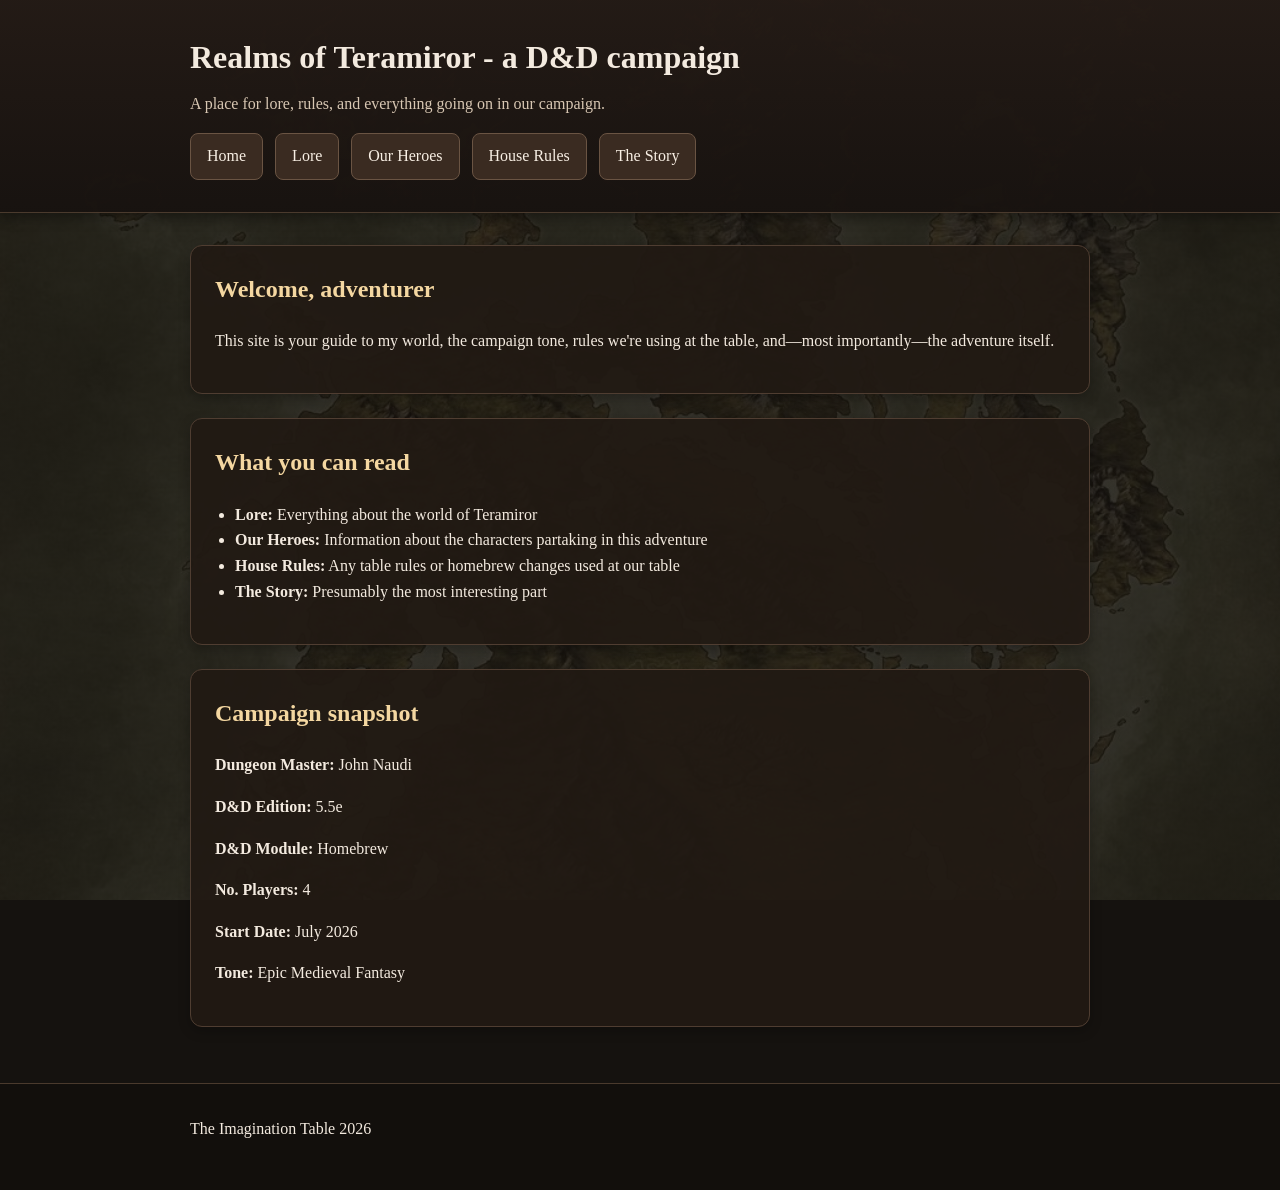
<file: index.html>
<!DOCTYPE html>
<html lang="en">
<head>
  <meta charset="UTF-8" />

  <meta
    name="viewport"
    content="width=device-width, initial-scale=1.0"
  />

  <title>Realms of Teramiror - a D&amp;D campaign</title>

  <link rel="stylesheet" href="style.css" />
  <link rel="icon" type="image/png" href="images/logotab.png" />
</head>

<body>
  <div id="site-header"></div>

  <main class="container">
    <section class="card hero">
      <h2>Welcome, adventurer</h2>

      <p>
        This site is your guide to my world, the campaign tone,
        rules we're using at the table, and—most importantly—the
        adventure itself.
      </p>
    </section>

    <section class="card">
      <h2>What you can read</h2>

      <ul>
        <li>
          <strong>Lore:</strong>
          Everything about the world of Teramiror
        </li>

        <li>
          <strong>Our Heroes:</strong>
          Information about the characters partaking in this adventure
        </li>

        <li>
          <strong>House Rules:</strong>
          Any table rules or homebrew changes used at our table
        </li>

        <li>
          <strong>The Story:</strong>
          Presumably the most interesting part
        </li>
      </ul>
    </section>

    <section class="card">
      <h2>Campaign snapshot</h2>

      <p><strong>Dungeon Master:</strong> John Naudi</p>
      <p><strong>D&amp;D Edition:</strong> 5.5e</p>
      <p><strong>D&amp;D Module:</strong> Homebrew</p>
      <p><strong>No. Players:</strong> 4</p>
      <p><strong>Start Date:</strong> July 2026</p>
      <p><strong>Tone:</strong> Epic Medieval Fantasy</p>
    </section>
  </main>

  <div id="site-footer"></div>

  <script src="layout.js"></script>
</body>
</html>
</file>
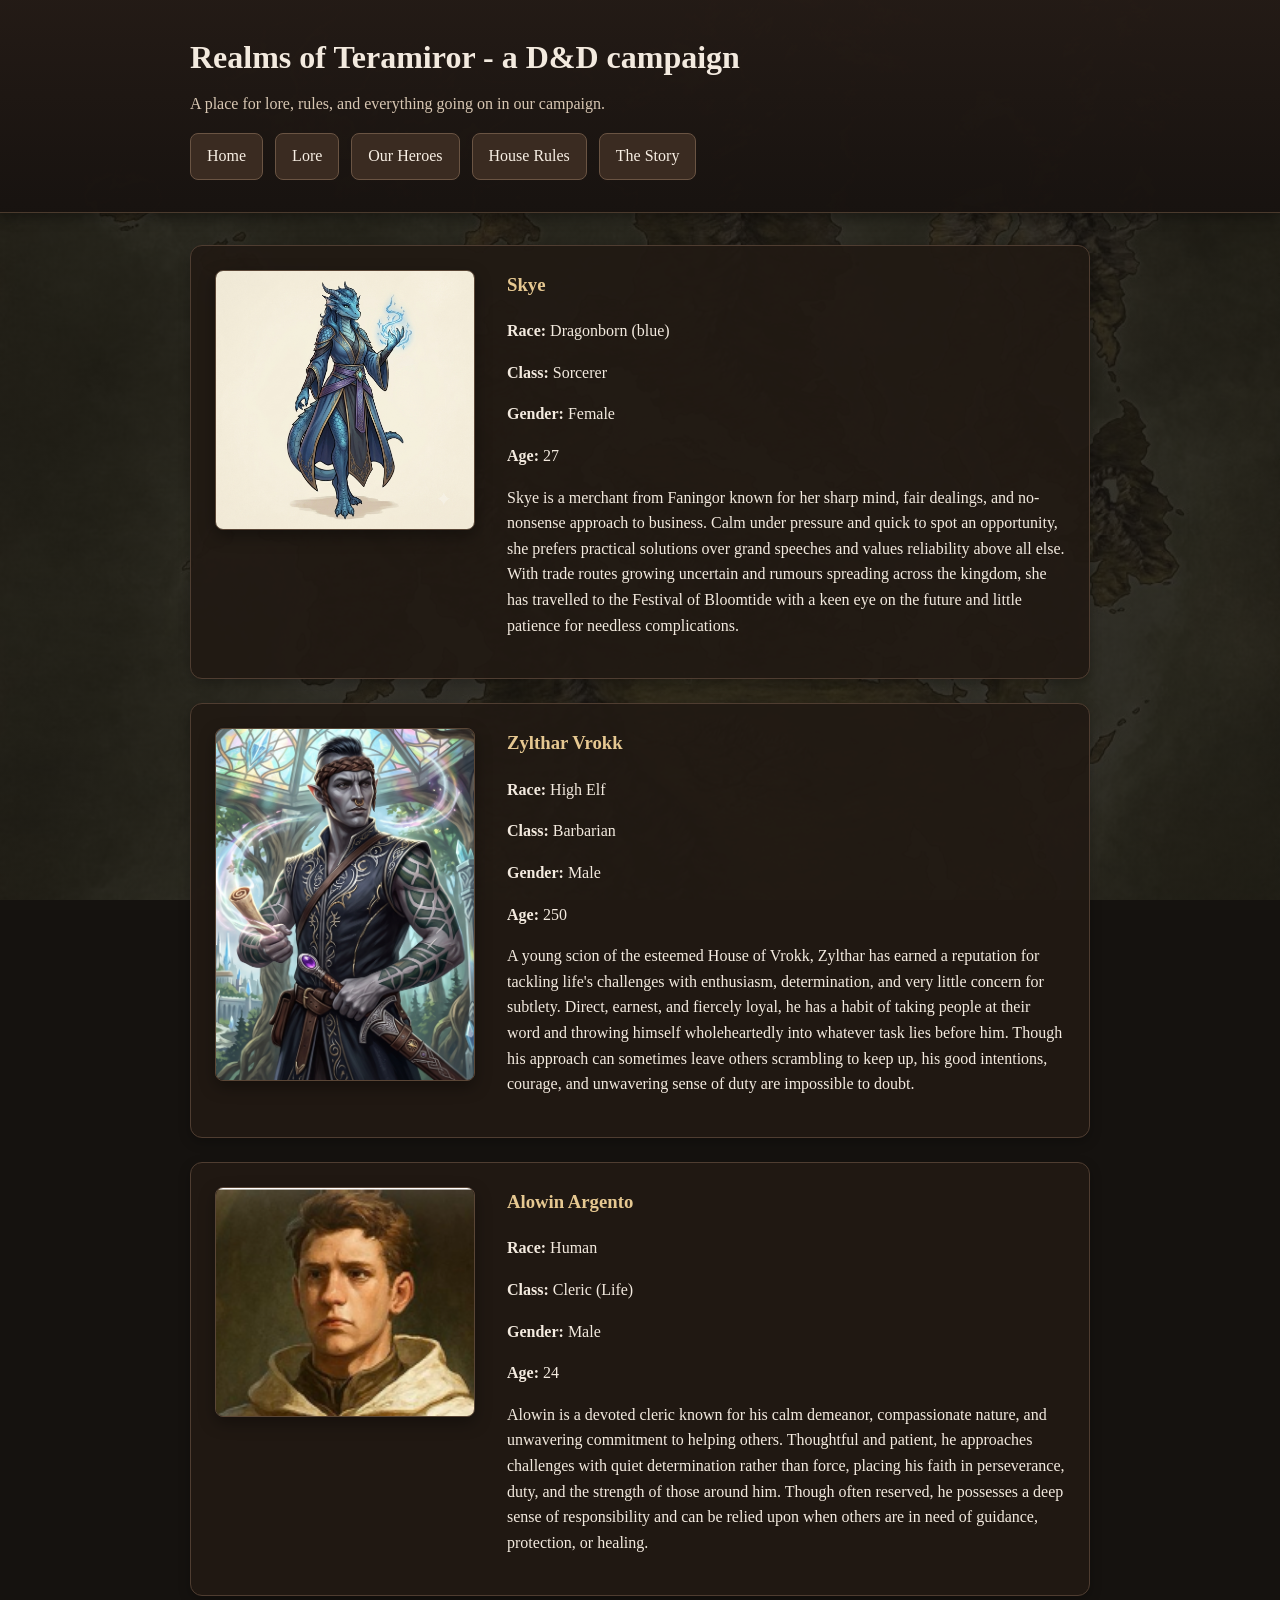
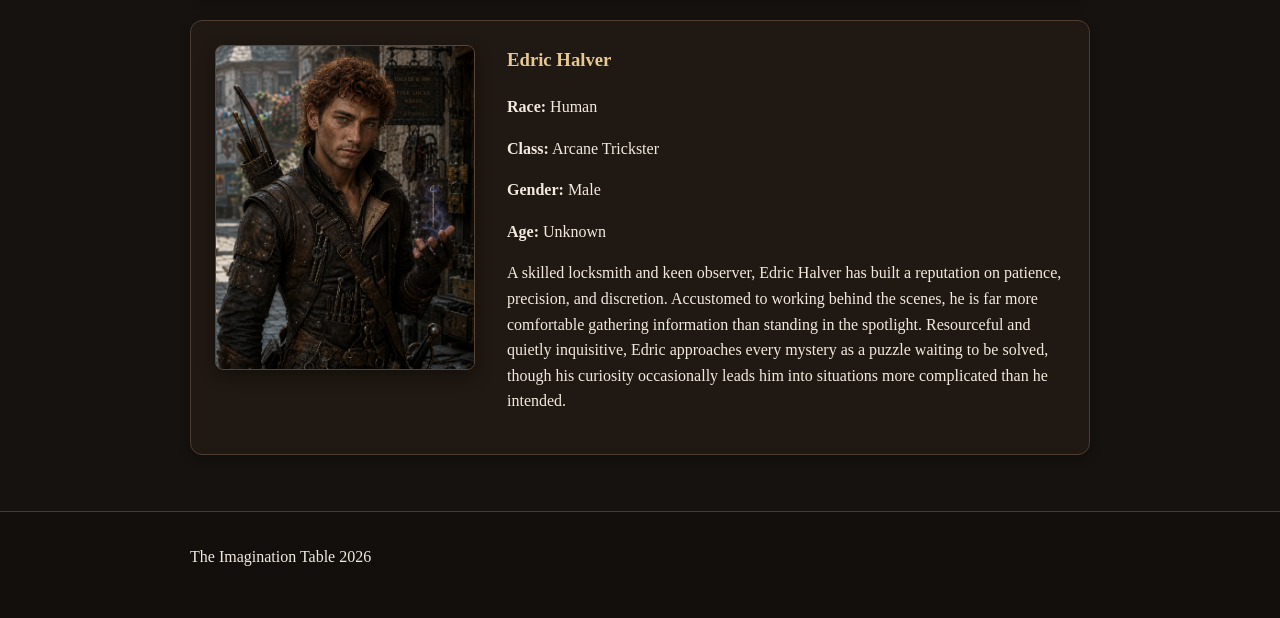
<file: characters.html>
<!DOCTYPE html>
<html lang="en">
<head>
  <meta charset="UTF-8" />
  <meta name="viewport" content="width=device-width, initial-scale=1.0"/>
  <title>Our Heroes | Realms of Teramiror</title>
  <link rel="stylesheet" href="style.css"/>
  <link rel="icon" type="image/png" href="images/logotab.png">
</head>

<script>
  window.addEventListener('DOMContentLoaded', () => {
    const dropdown = document.querySelector('.lore-dropdown');
    let hideTimeout;

    if (!dropdown) {
      console.log('Dropdown not found');
      return;
    }

    console.log('Dropdown found');

    dropdown.addEventListener('mouseenter', () => {
      console.log('enter');
      clearTimeout(hideTimeout);
      dropdown.classList.add('show');
    });

    dropdown.addEventListener('mouseleave', () => {
      console.log('leave');
      hideTimeout = setTimeout(() => {
        console.log('hide');
        dropdown.classList.remove('show');
      }, 150);
    });
  });
</script>
<body>

<div id="site-header"></div>

<main class="container">
<section class="card">
  <div class="hero-card">
    <div class="hero-image">
      <img src="images/skye.png" alt="Hero Name" />
    </div>

    <div class="hero-info">
      <h3>Skye</h3>

      <p><strong>Race:</strong> Dragonborn (blue)</p>
      <p><strong>Class:</strong> Sorcerer</p>
      <p><strong>Gender:</strong> Female</p>
      <p><strong>Age:</strong> 27</p>
      <p>Skye is a merchant from Faningor known for her sharp mind, fair dealings, and no-nonsense approach to business. Calm under pressure and quick to spot an opportunity, she prefers practical solutions over grand speeches and values reliability above all else. With trade routes growing uncertain and rumours spreading across the kingdom, she has travelled to the Festival of Bloomtide with a keen eye on the future and little patience for needless complications.</p>

    </div>
  </div>
  
</section>

<section class="card">
  <div class="hero-card">
    <div class="hero-image">
      <img src="images/zylthar.png" alt="Hero Name" />
    </div>

    <div class="hero-info">
      <h3>Zylthar Vrokk</h3>

      <p><strong>Race:</strong> High Elf</p>
      <p><strong>Class:</strong> Barbarian</p>
      <p><strong>Gender:</strong> Male</p>
      <p><strong>Age:</strong> 250</p>
      <p>A young scion of the esteemed House of Vrokk, Zylthar has earned a reputation for tackling life's challenges with enthusiasm, determination, and very little concern for subtlety. Direct, earnest, and fiercely loyal, he has a habit of taking people at their word and throwing himself wholeheartedly into whatever task lies before him. Though his approach can sometimes leave others scrambling to keep up, his good intentions, courage, and unwavering sense of duty are impossible to doubt.</p>

    </div>
  </div>
  
</section>

<section class="card">
  <div class="hero-card">
    <div class="hero-image">
      <img src="images/Alowin.png" alt="Hero Name" />
    </div>

    <div class="hero-info">
      <h3>Alowin Argento</h3>

      <p><strong>Race:</strong> Human</p>
      <p><strong>Class:</strong> Cleric (Life)</p>
      <p><strong>Gender:</strong> Male</p>
      <p><strong>Age:</strong> 24</p>
      <p>Alowin is a devoted cleric known for his calm demeanor, compassionate nature, and unwavering commitment to helping others. Thoughtful and patient, he approaches challenges with quiet determination rather than force, placing his faith in perseverance, duty, and the strength of those around him. Though often reserved, he possesses a deep sense of responsibility and can be relied upon when others are in need of guidance, protection, or healing.</p>

    </div>
  </div>
  
</section>

<section class="card">
  <div class="hero-card">
    <div class="hero-image">
      <img src="images/Edric Halver .png" alt="Hero Name" />
    </div>

    <div class="hero-info">
      <h3>Edric Halver</h3>

      <p><strong>Race:</strong> Human</p>
      <p><strong>Class:</strong> Arcane Trickster</p>
      <p><strong>Gender:</strong> Male</p>
      <p><strong>Age:</strong> Unknown</p>
      <p>A skilled locksmith and keen observer, Edric Halver has built a reputation on patience, precision, and discretion. Accustomed to working behind the scenes, he is far more comfortable gathering information than standing in the spotlight. Resourceful and quietly inquisitive, Edric approaches every mystery as a puzzle waiting to be solved, though his curiosity occasionally leads him into situations more complicated than he intended.</p>

    </div>
  </div>
  
</section>
</main>

<div id="site-footer"></div>
<script src="layout.js"></script>
</body>
</html>
</file>
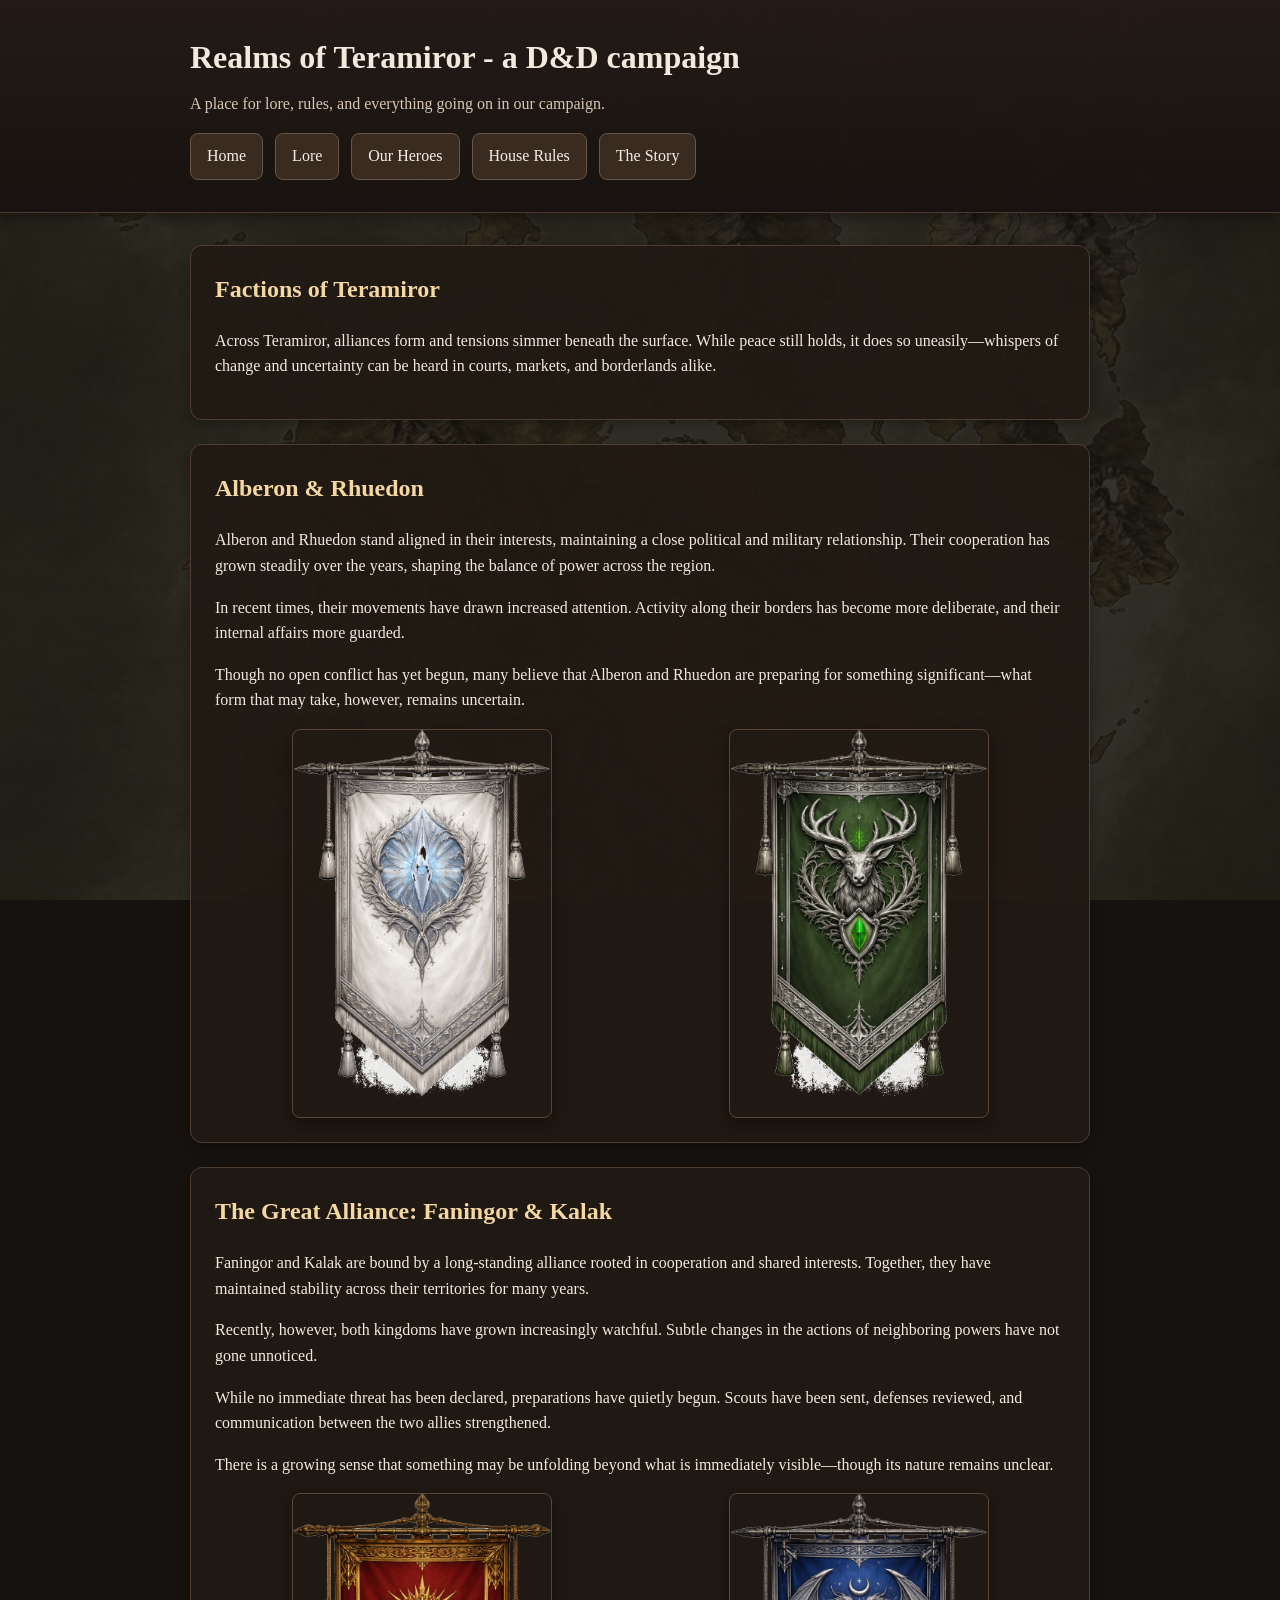
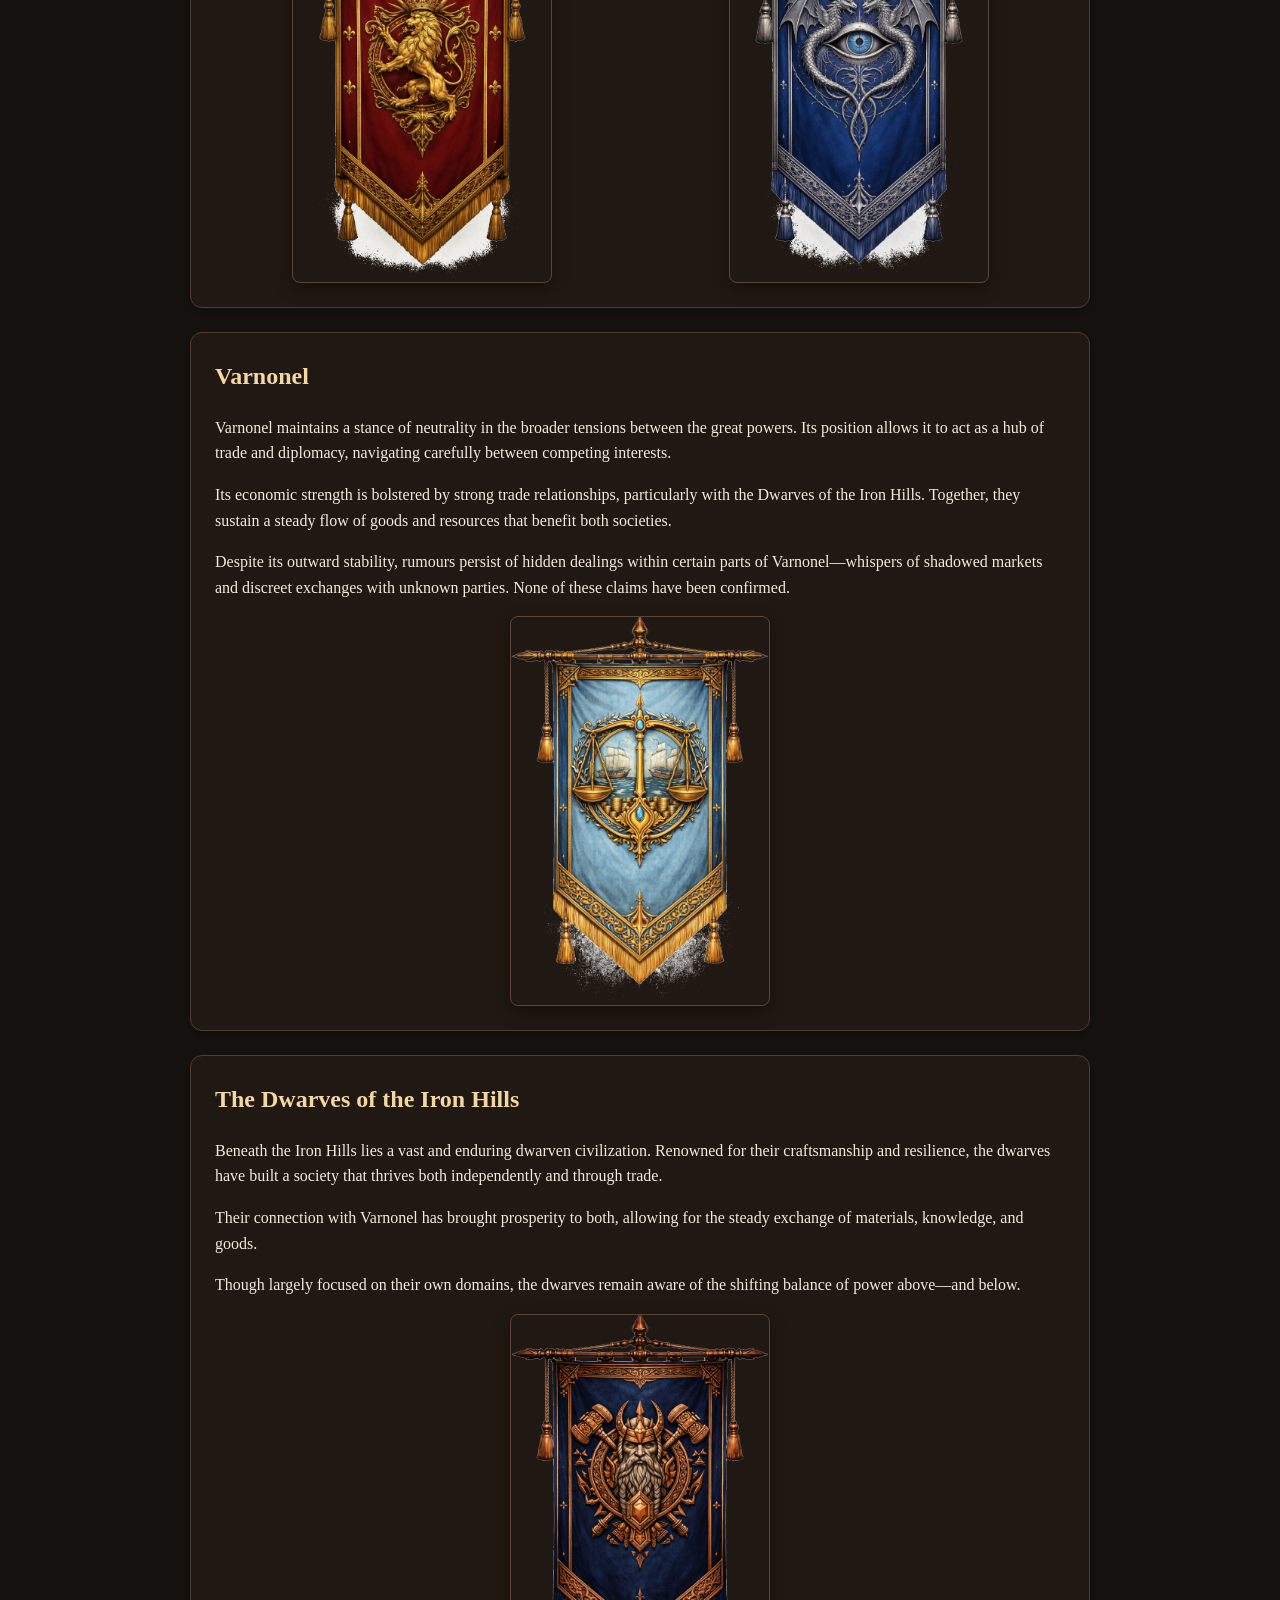
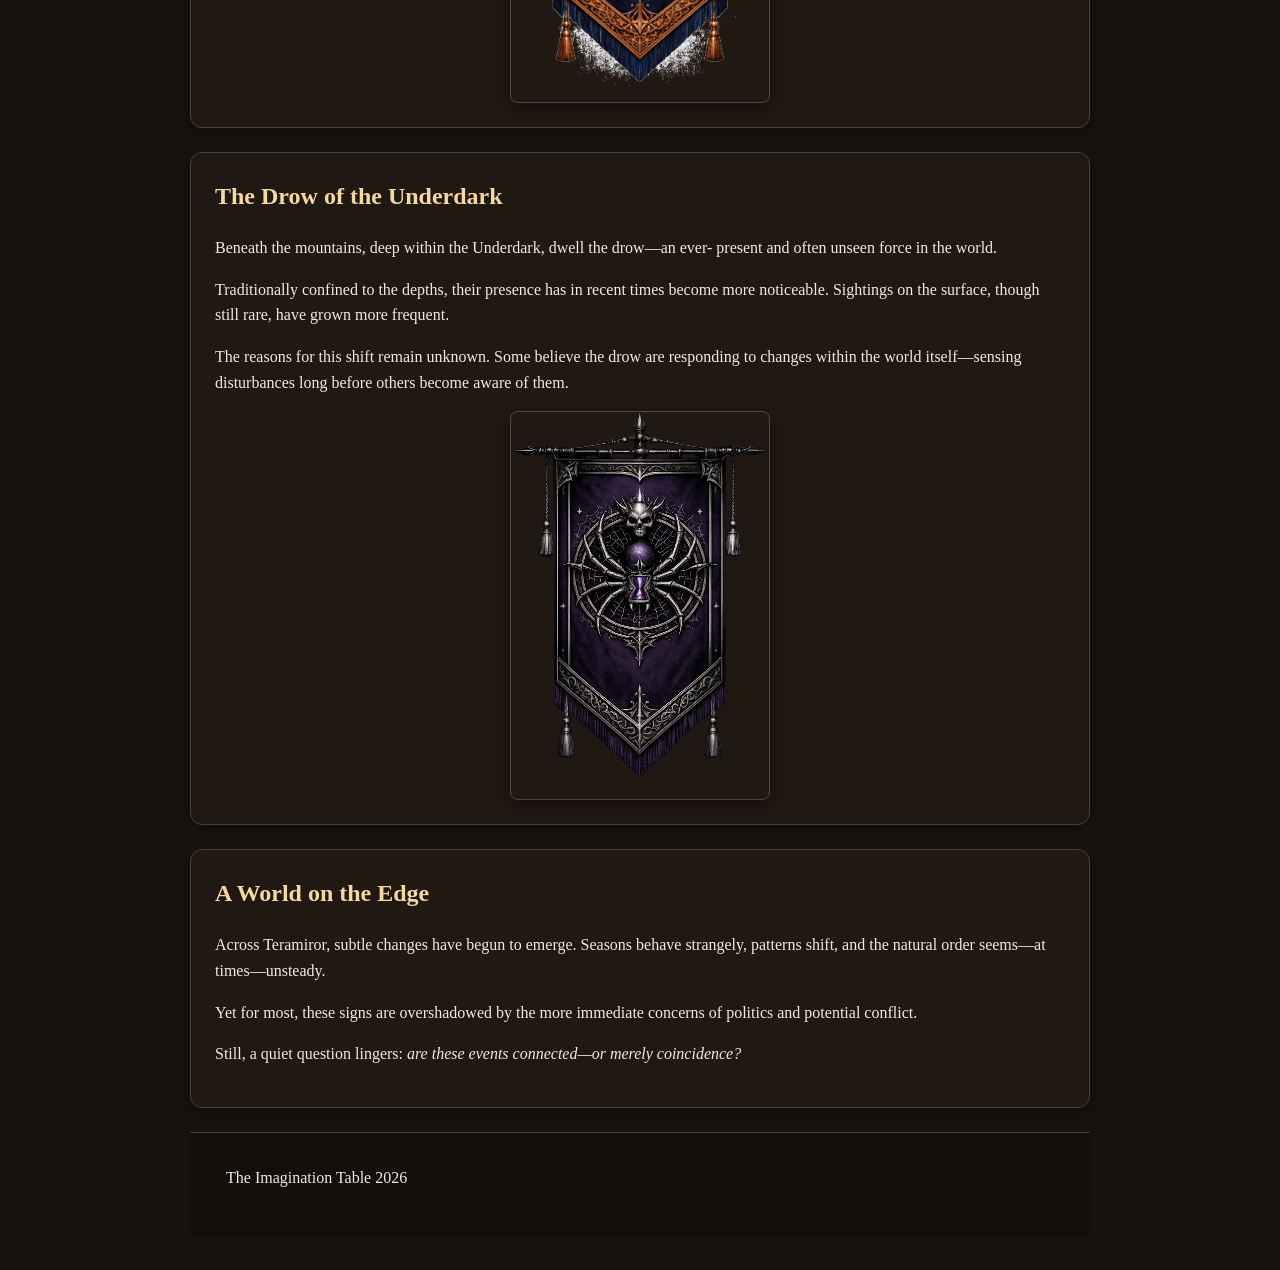
<file: factions.html>
<!DOCTYPE html>
<html lang="en">
<head>
  <meta charset="UTF-8" />
  <meta name="viewport" content="width=device-width, initial-scale=1.0"/>
  <title>Current Affairs | Realms of Teramiror</title>
  <link rel="stylesheet" href="style.css"/>
  <link rel="icon" type="image/png" href="images/logotab.png">
</head>

<script>
  window.addEventListener('DOMContentLoaded', () => {
    const dropdown = document.querySelector('.lore-dropdown');
    let hideTimeout;

    if (!dropdown) {
      console.log('Dropdown not found');
      return;
    }

    console.log('Dropdown found');

    dropdown.addEventListener('mouseenter', () => {
      console.log('enter');
      clearTimeout(hideTimeout);
      dropdown.classList.add('show');
    });

    dropdown.addEventListener('mouseleave', () => {
      console.log('leave');
      hideTimeout = setTimeout(() => {
        console.log('hide');
        dropdown.classList.remove('show');
      }, 150);
    });
  });
</script>
<body>

<div id="site-header"></div>

  <main class="container">
  <section class="card">
  <h2>Factions of Teramiror</h2>
  <p>
    Across Teramiror, alliances form and tensions simmer beneath the surface.
    While peace still holds, it does so uneasily—whispers of change and
    uncertainty can be heard in courts, markets, and borderlands alike.
  </p>
</section>

<!-- Alberon & Rhuedon -->
<section class="card">
  <h2>Alberon & Rhuedon</h2>
  <p>
    Alberon and Rhuedon stand aligned in their interests, maintaining a close
    political and military relationship. Their cooperation has grown steadily
    over the years, shaping the balance of power across the region.
  </p>
  <p>
    In recent times, their movements have drawn increased attention. Activity
    along their borders has become more deliberate, and their internal affairs
    more guarded.
  </p>
  <p>
    Though no open conflict has yet begun, many believe that Alberon and
    Rhuedon are preparing for something significant—what form that may take,
    however, remains uncertain.
  </p>
  
  <div class="image-row">
  <div class="image-item">
    <img src="images/banners-alberon.png" alt="Banner of Alberon">
  </div>

  <div class="image-item">
    <img src="images/banners-rhuedon.png" alt="banner of Rhuedon">
  </div>

</section>

<!-- Faningor & Kalak -->
<section class="card">
  <h2>The Great Alliance: Faningor & Kalak</h2>
  <p>
    Faningor and Kalak are bound by a long-standing alliance rooted in
    cooperation and shared interests. Together, they have maintained stability
    across their territories for many years.
  </p>
  <p>
    Recently, however, both kingdoms have grown increasingly watchful. Subtle
    changes in the actions of neighboring powers have not gone unnoticed.
  </p>
  <p>
    While no immediate threat has been declared, preparations have quietly
    begun. Scouts have been sent, defenses reviewed, and communication between
    the two allies strengthened.
  </p>
  <p>
    There is a growing sense that something may be unfolding beyond what is
    immediately visible—though its nature remains unclear.
  </p>

<div class="image-row">
  <div class="image-item">
    <img src="images/banners-faningor.png" alt="Banner of Faningor">
  </div>

  <div class="image-item">
    <img src="images/banners-kalak.png" alt="banner of Kalak">
  </div>
</div>

</section>

<!-- Varnonel -->
<section class="card">
  <h2>Varnonel</h2>
  <p>
    Varnonel maintains a stance of neutrality in the broader tensions between
    the great powers. Its position allows it to act as a hub of trade and
    diplomacy, navigating carefully between competing interests.
  </p>
  <p>
    Its economic strength is bolstered by strong trade relationships,
    particularly with the Dwarves of the Iron Hills. Together, they sustain a
    steady flow of goods and resources that benefit both societies.
  </p>
  <p>
    Despite its outward stability, rumours persist of hidden dealings within
    certain parts of Varnonel—whispers of shadowed markets and discreet
    exchanges with unknown parties. None of these claims have been confirmed.
  </p>

  <div class="image-item">
    <img src="images/banners-varnonel.png" alt="banner of Varnonel">
  </div>
</section>

<!-- Dwarves -->
<section class="card">
  <h2>The Dwarves of the Iron Hills</h2>
  <p>
    Beneath the Iron Hills lies a vast and enduring dwarven civilization.
    Renowned for their craftsmanship and resilience, the dwarves have built a
    society that thrives both independently and through trade.
  </p>
  <p>
    Their connection with Varnonel has brought prosperity to both, allowing for
    the steady exchange of materials, knowledge, and goods.
  </p>
  <p>
    Though largely focused on their own domains, the dwarves remain aware of
    the shifting balance of power above—and below.
  </p>

  <div class="image-item">
    <img src="images/banners-ironhills.png" alt="banner of the Iron Hills">
  </div>
</section>
</section>

<!-- Drow -->
<section class="card">
  <h2>The Drow of the Underdark</h2>
  <p>
    Beneath the mountains, deep within the Underdark, dwell the drow—an ever-
    present and often unseen force in the world.
  </p>
  <p>
    Traditionally confined to the depths, their presence has in recent times
    become more noticeable. Sightings on the surface, though still rare, have
    grown more frequent.
  </p>
  <p>
    The reasons for this shift remain unknown. Some believe the drow are
    responding to changes within the world itself—sensing disturbances long
    before others become aware of them.
  </p>

  <div class="image-item">
    <img src="images/banners-drow.png" alt="banner of Drow">
  </div>
</section>

<!-- World State -->
<section class="card">
  <h2>A World on the Edge</h2>
  <p>
    Across Teramiror, subtle changes have begun to emerge. Seasons behave
    strangely, patterns shift, and the natural order seems—at times—unsteady.
  </p>
  <p>
    Yet for most, these signs are overshadowed by the more immediate concerns
    of politics and potential conflict.
  </p>
  <p>
    Still, a quiet question lingers:
    <em>are these events connected—or merely coincidence?</em>
  </p>
</section>
<div id="site-footer"></div>
<script src="layout.js"></script>
</body>


</html>
</file>
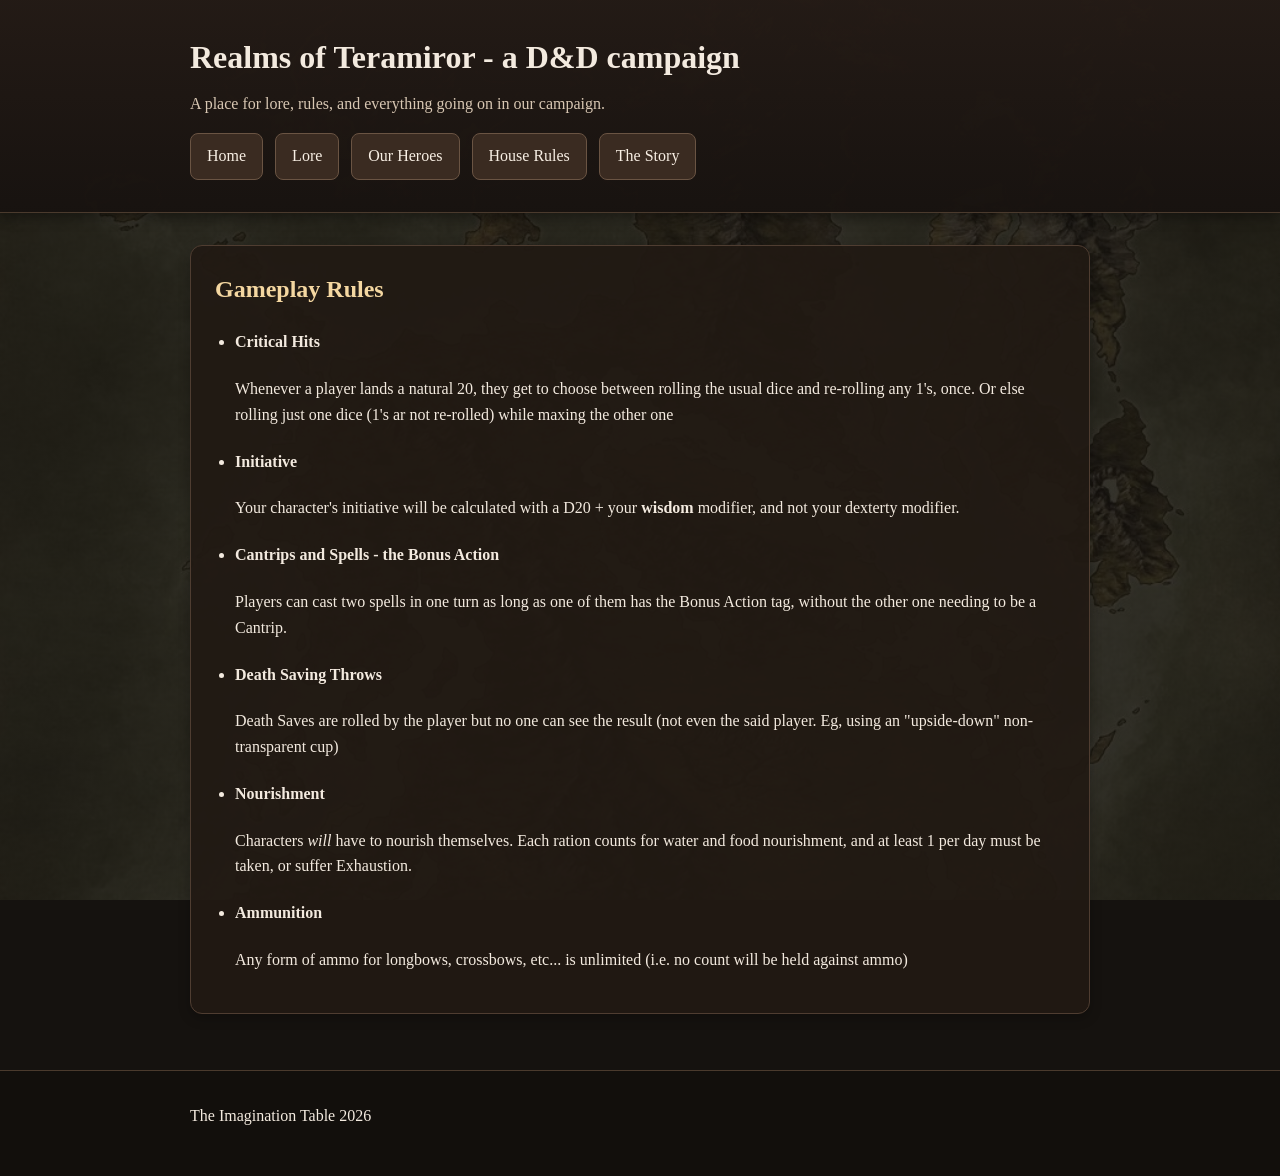
<file: house-rules.html>
<!DOCTYPE html>
<html lang="en">
<head>
  <meta charset="UTF-8" />
  <meta name="viewport" content="width=device-width, initial-scale=1.0"/>
  <title>House Rules | Realms of Teramiror</title>
  <link rel="stylesheet" href="style.css"/>
   <link rel="icon" type="image/png" href="images/logotab.png">
</head>

<script>
  window.addEventListener('DOMContentLoaded', () => {
    const dropdown = document.querySelector('.lore-dropdown');
    let hideTimeout;

    if (!dropdown) {
      console.log('Dropdown not found');
      return;
    }

    console.log('Dropdown found');

    dropdown.addEventListener('mouseenter', () => {
      console.log('enter');
      clearTimeout(hideTimeout);
      dropdown.classList.add('show');
    });

    dropdown.addEventListener('mouseleave', () => {
      console.log('leave');
      hideTimeout = setTimeout(() => {
        console.log('hide');
        dropdown.classList.remove('show');
      }, 150);
    });
  });
</script>
<body>

<div id="site-header"></div>

<main class="container">

  <section class="card">
    <h2>Gameplay Rules</h2>
    <ul>
      <li><h4>Critical Hits</h4>
        <p>Whenever a player lands a natural 20, they get to choose between rolling the usual dice and re-rolling any 1's, once. Or else rolling just one dice (1's ar not re-rolled) while maxing the other one</p>
      </li>
      <li>
        <h4>Initiative</h4>
        <p>Your character's initiative will be calculated with a D20 + your <strong>wisdom</strong> modifier, and not your dexterty modifier.</p>
    </li>
      <li><h4>Cantrips and Spells - the Bonus Action</h4>
        <p>Players can cast two spells in one turn as long as one of them has the Bonus Action tag, without the other one needing to be a Cantrip.</p>
    </li>
    <li>
        <h4>Death Saving Throws</h4>
        <p>Death Saves are rolled by the player but no one can see the result (not even the said player. Eg, using an "upside-down" non-transparent cup)</p>
    </li>
     <li>
        <h4>Nourishment</h4>
        <p>Characters <i>will</i> have to nourish themselves. Each ration counts for water and food nourishment, and at least 1 per day must be taken, or suffer Exhaustion.</p>
    </li>
         <li>
        <h4>Ammunition</h4>
        <p>Any form of ammo for longbows, crossbows, etc... is unlimited (i.e. no count will be held against ammo)</p>
    </li>
    </ul>
  </section>

</main>

<div id="site-footer"></div>
<script src="layout.js"></script>
</body>
</html>
</file>
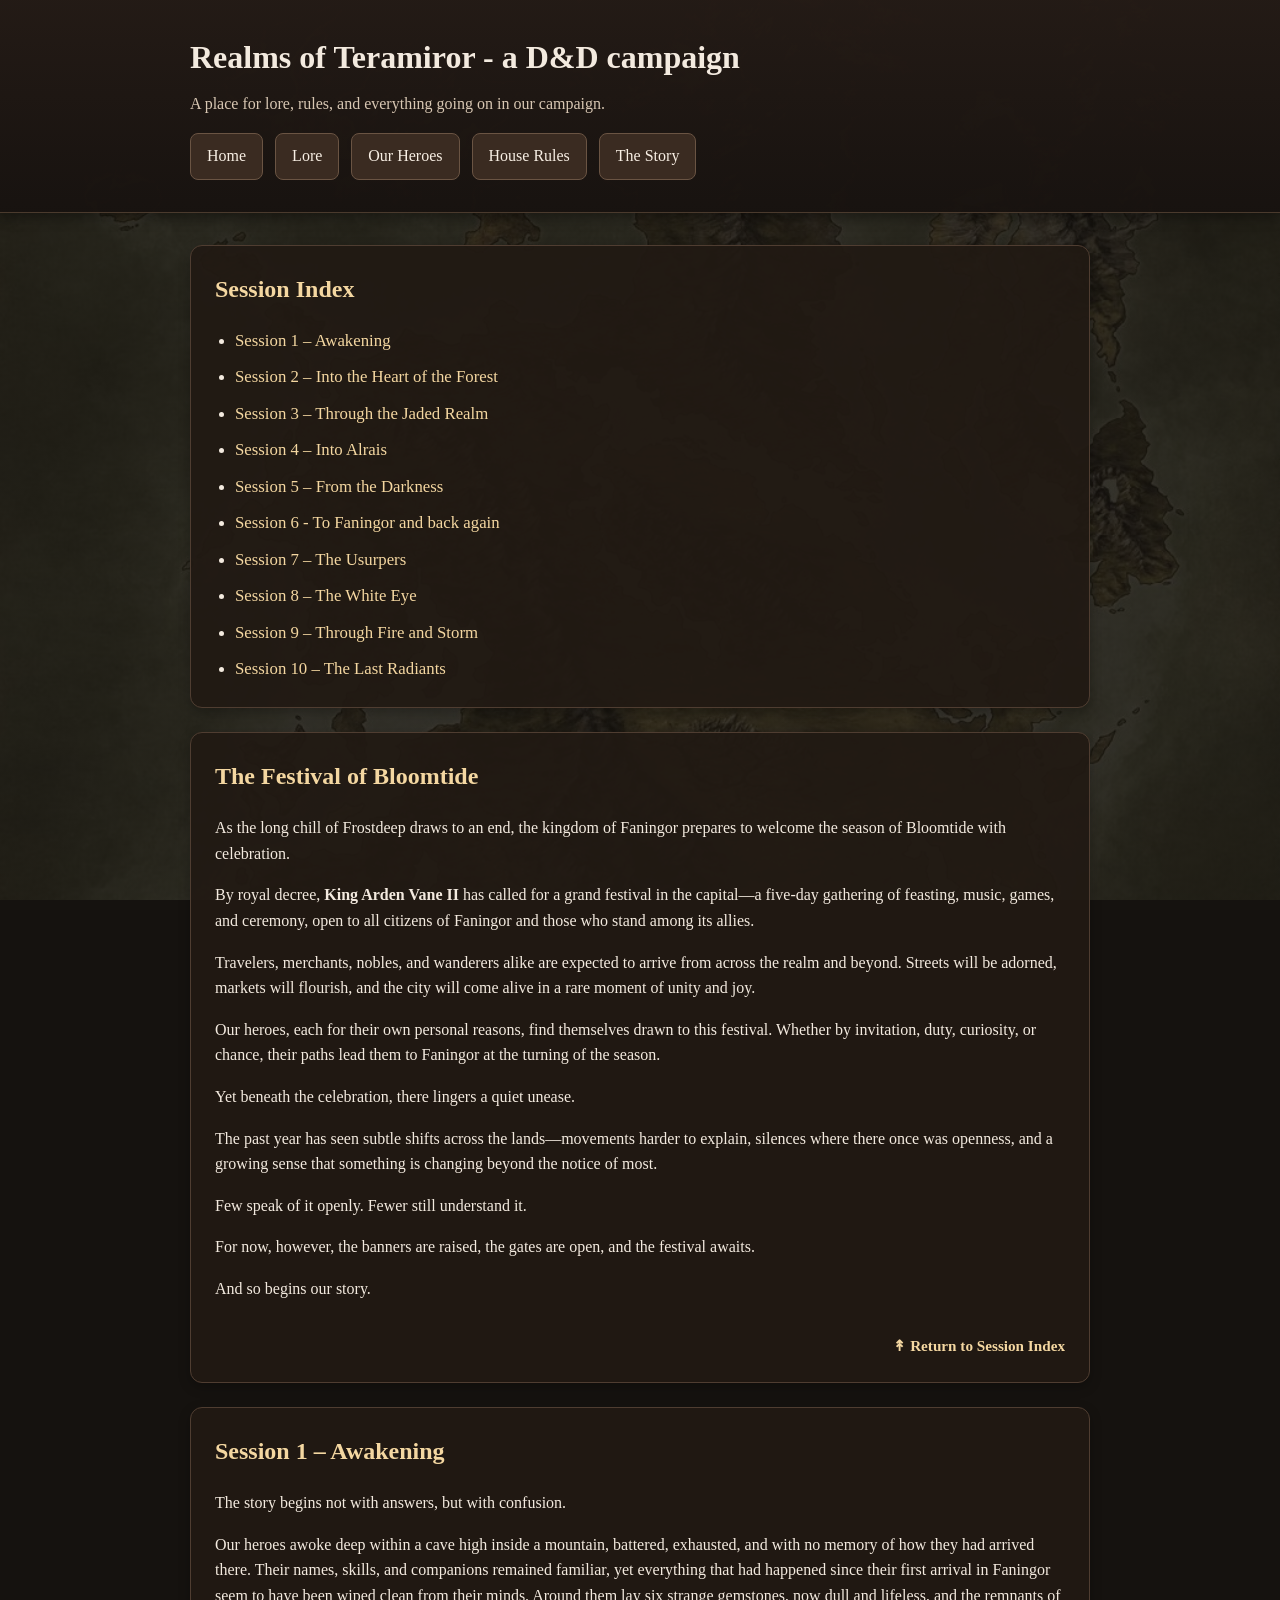
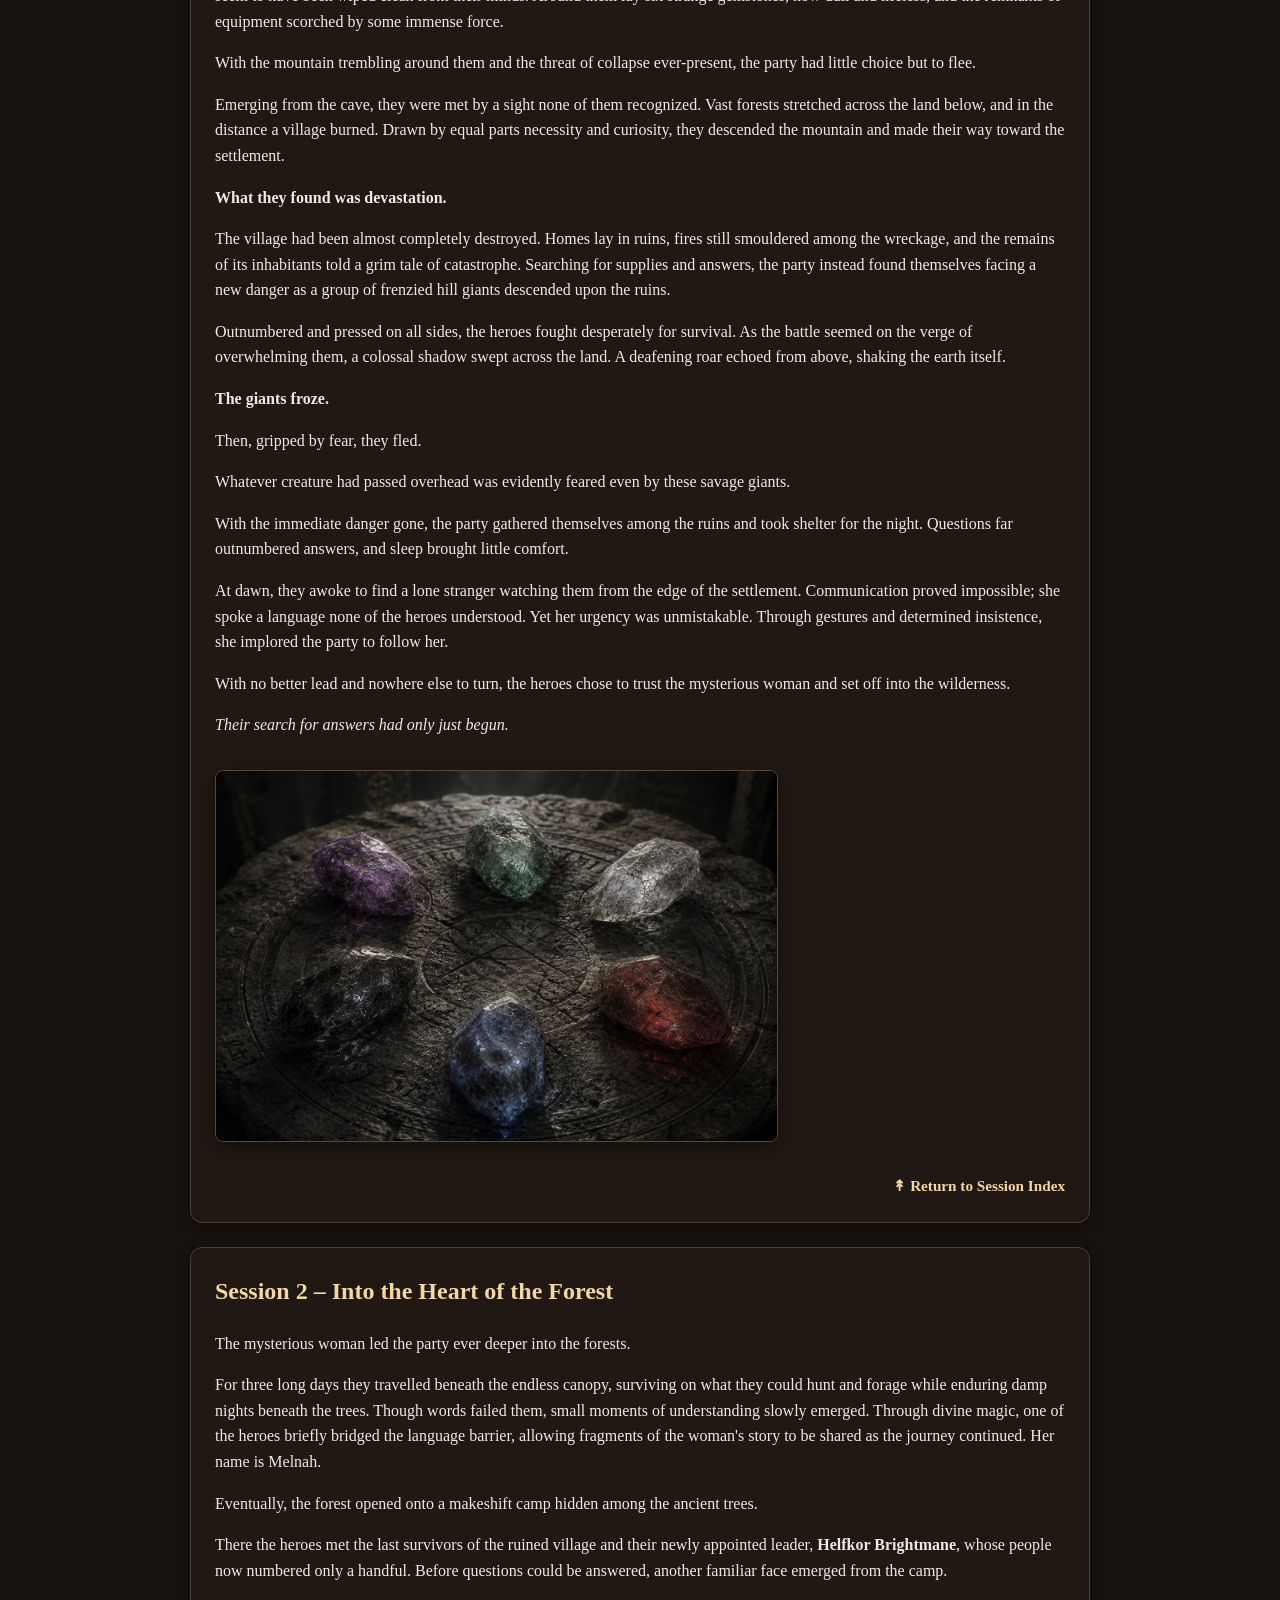
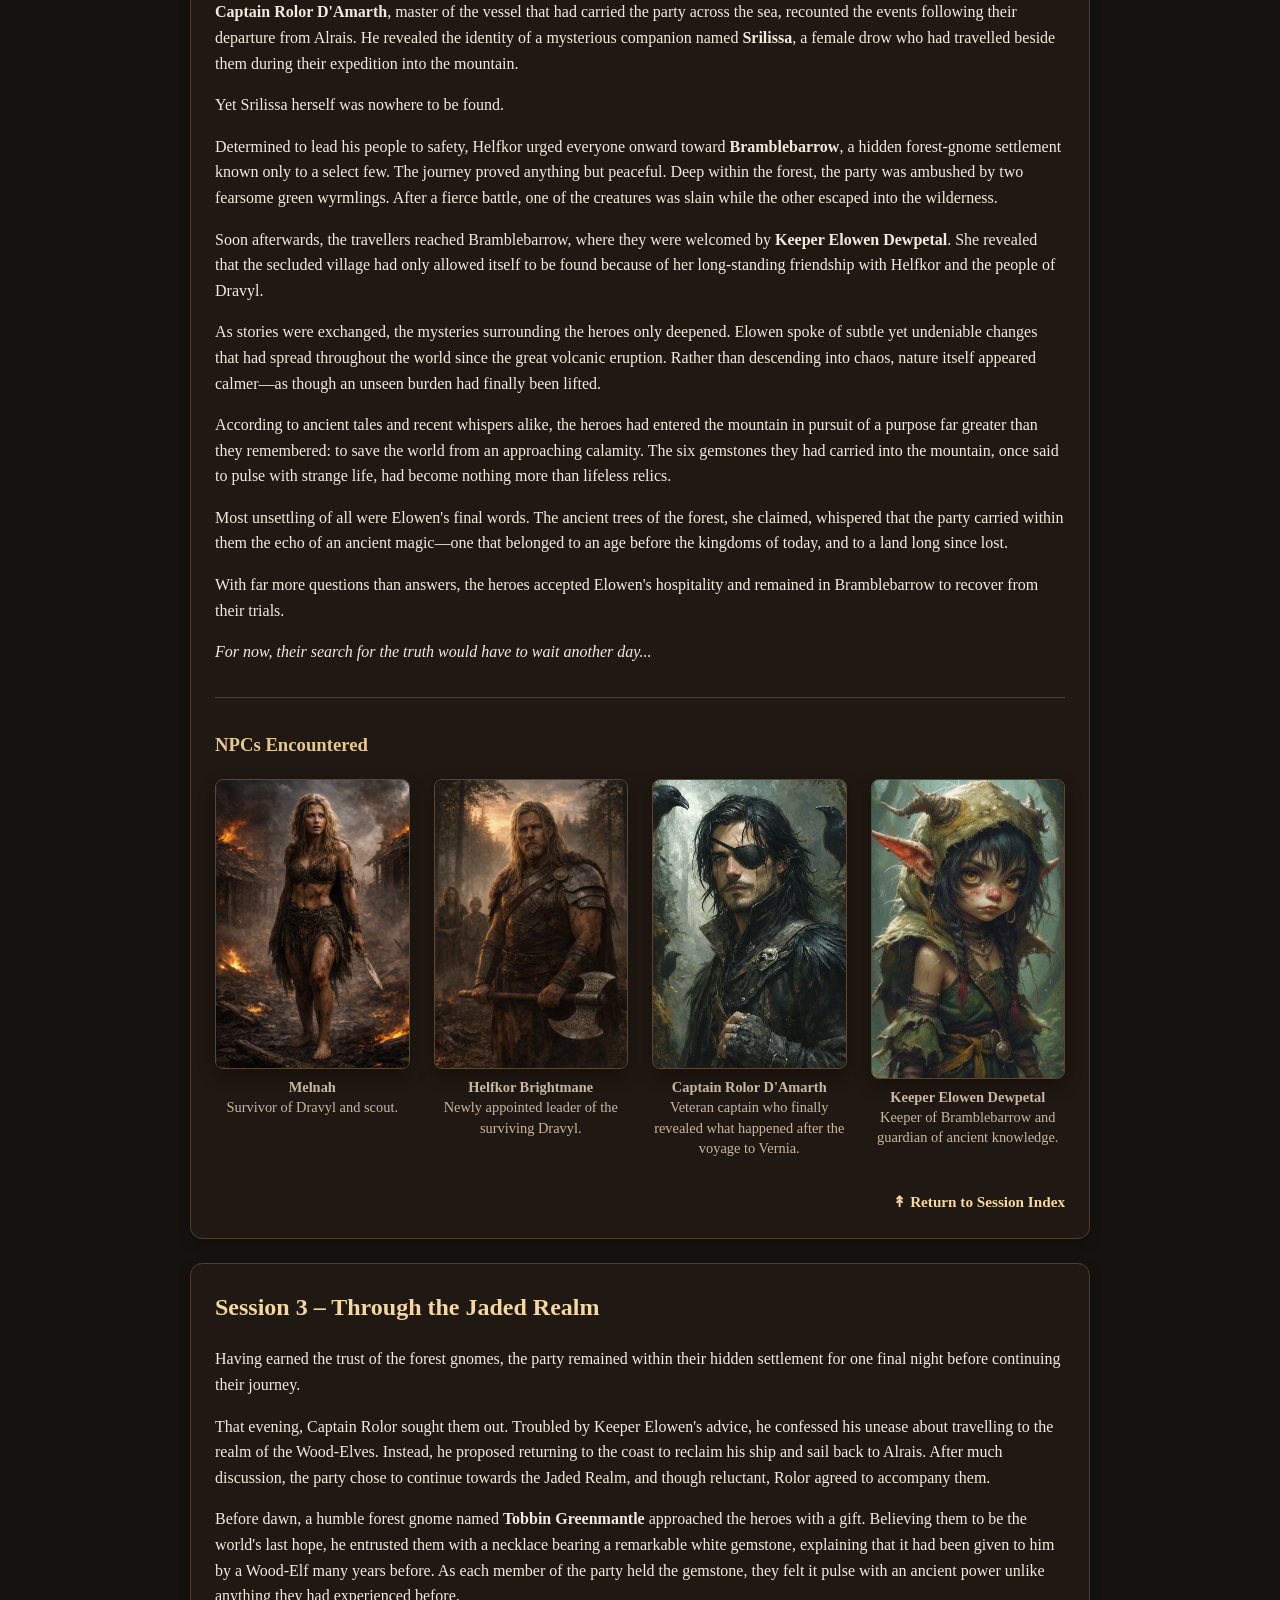
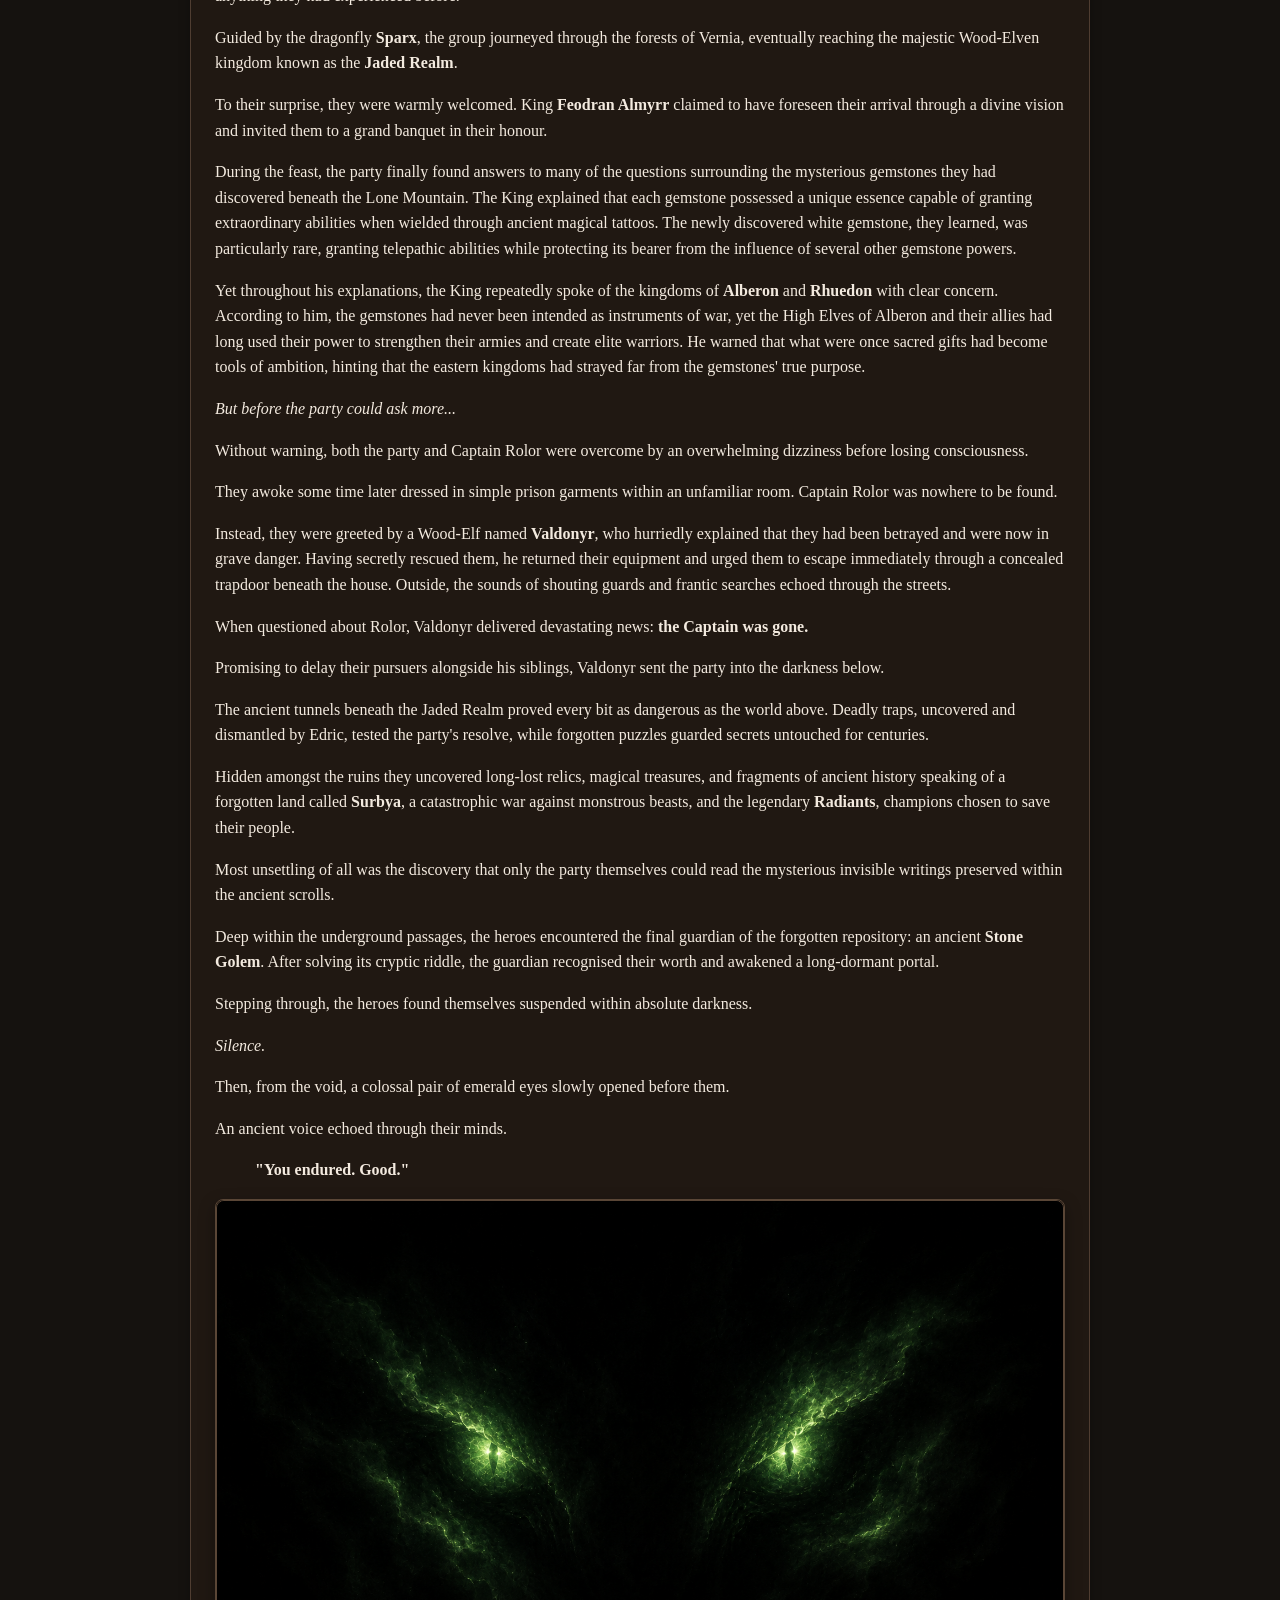
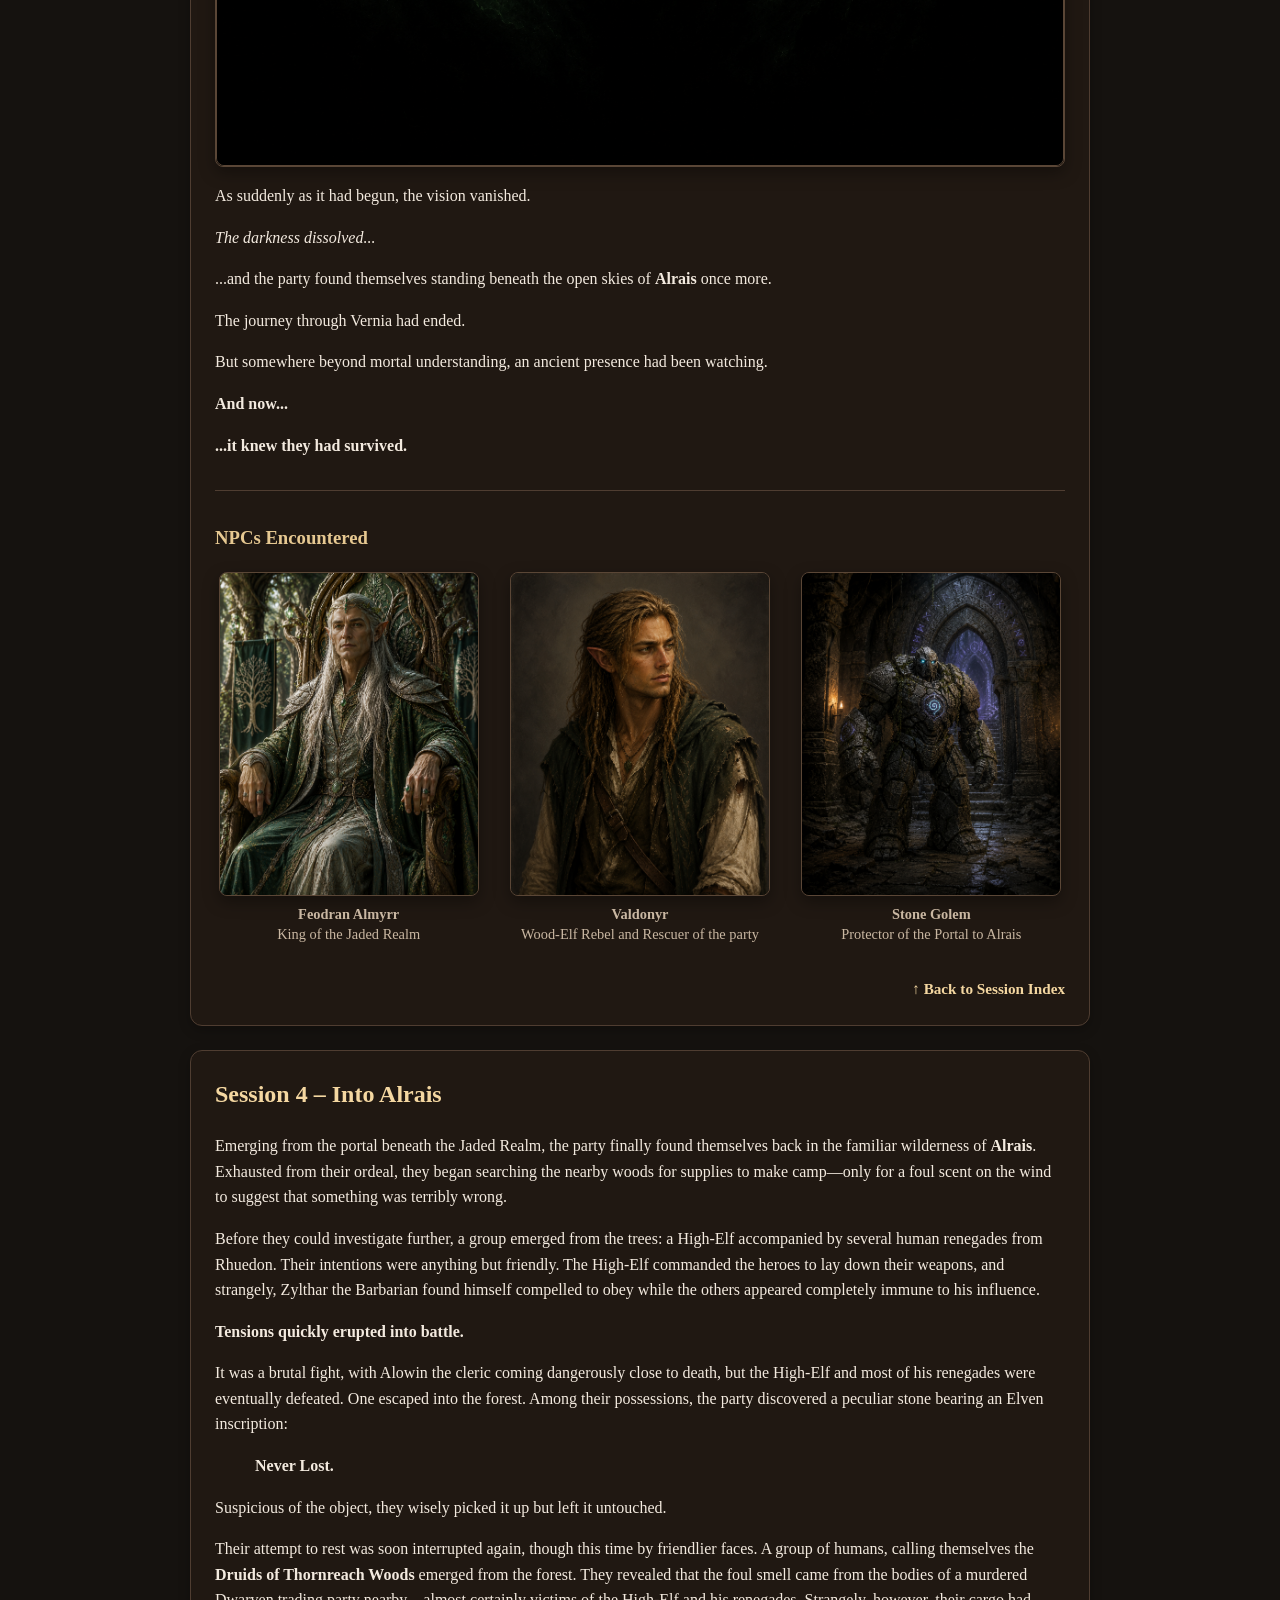
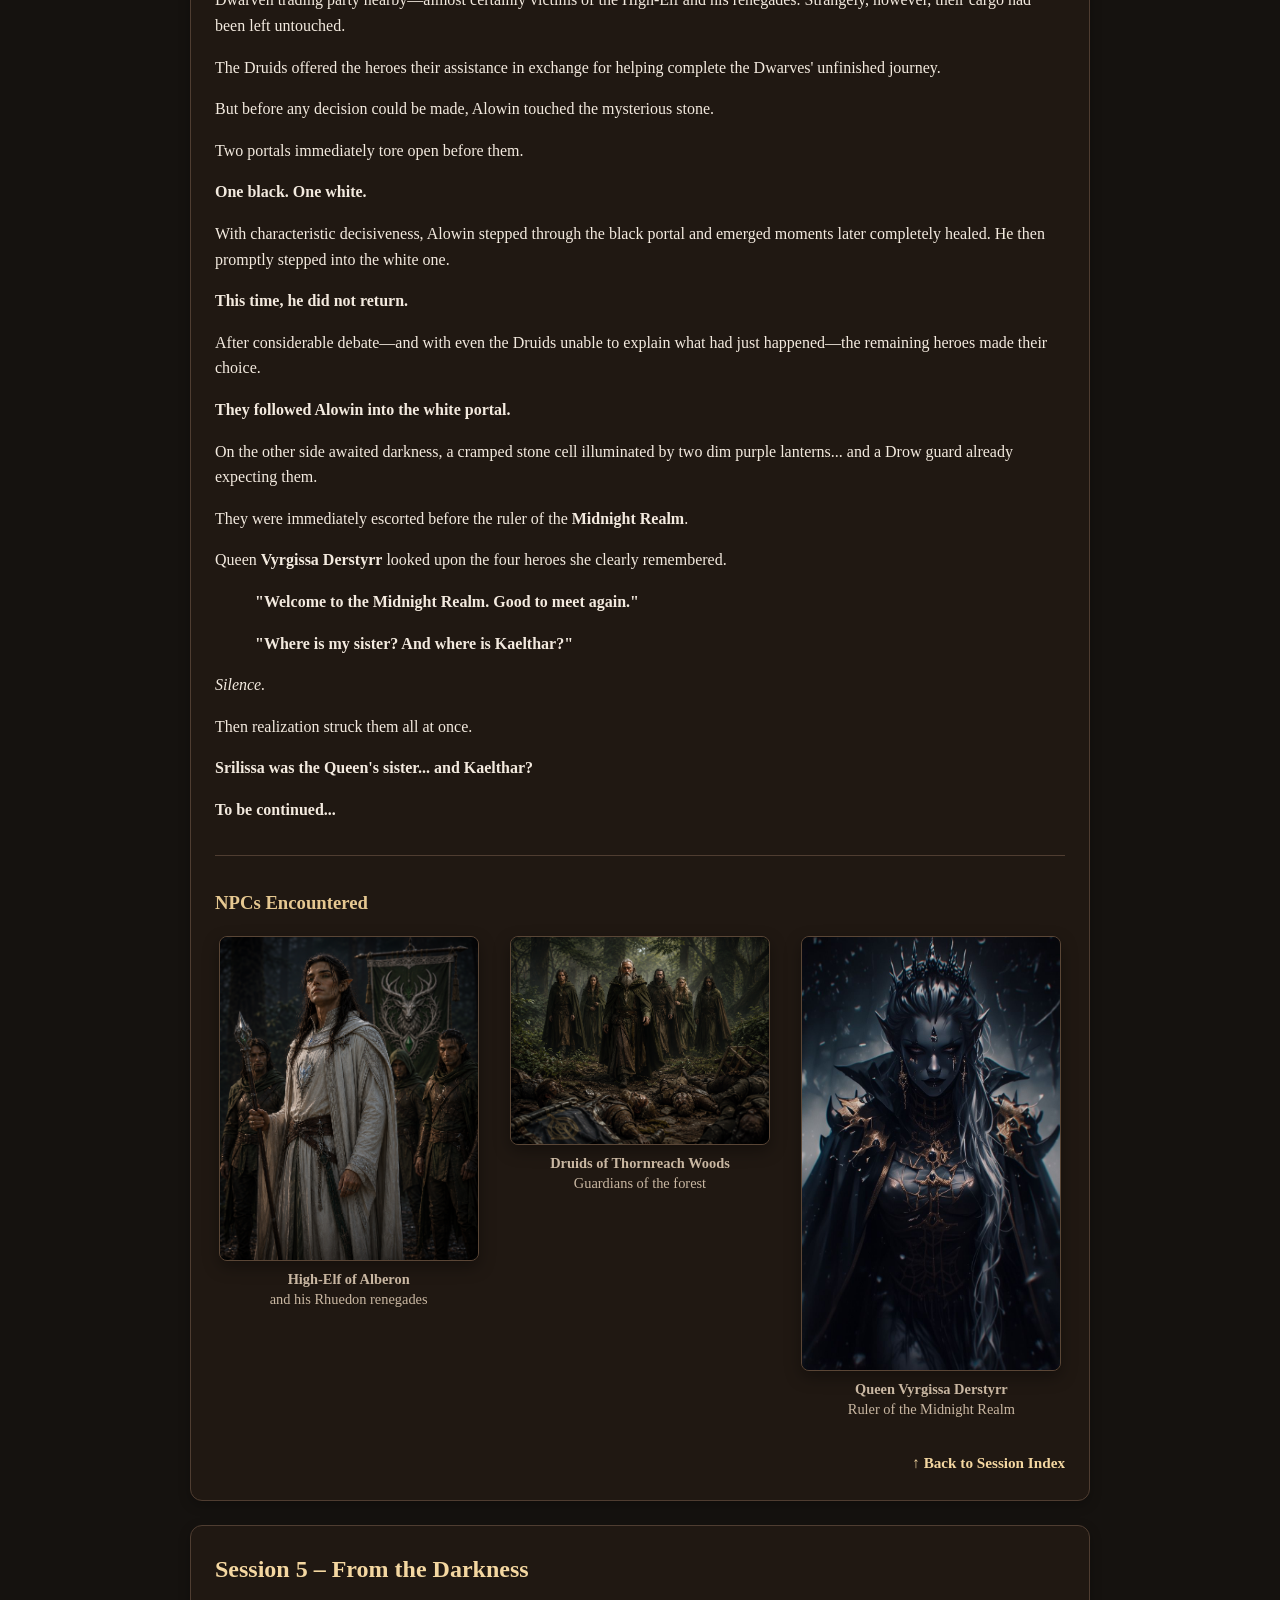
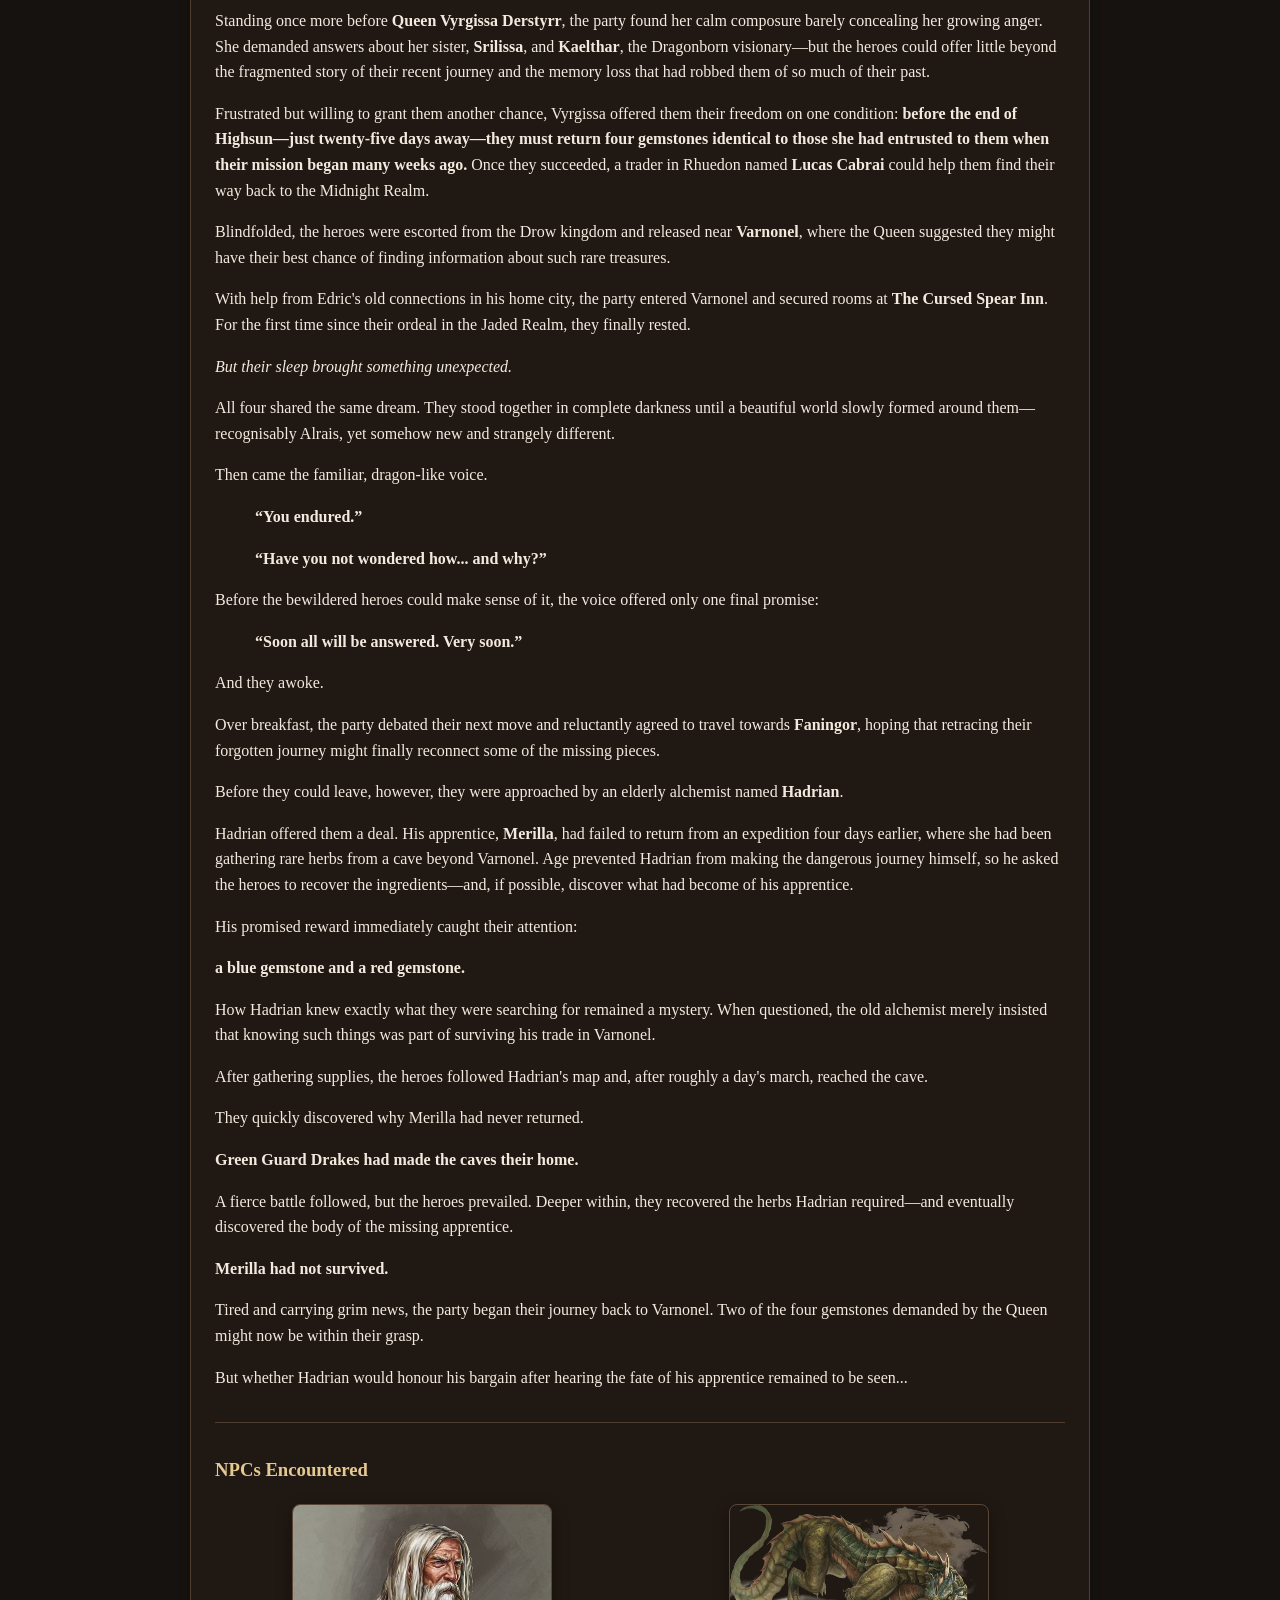
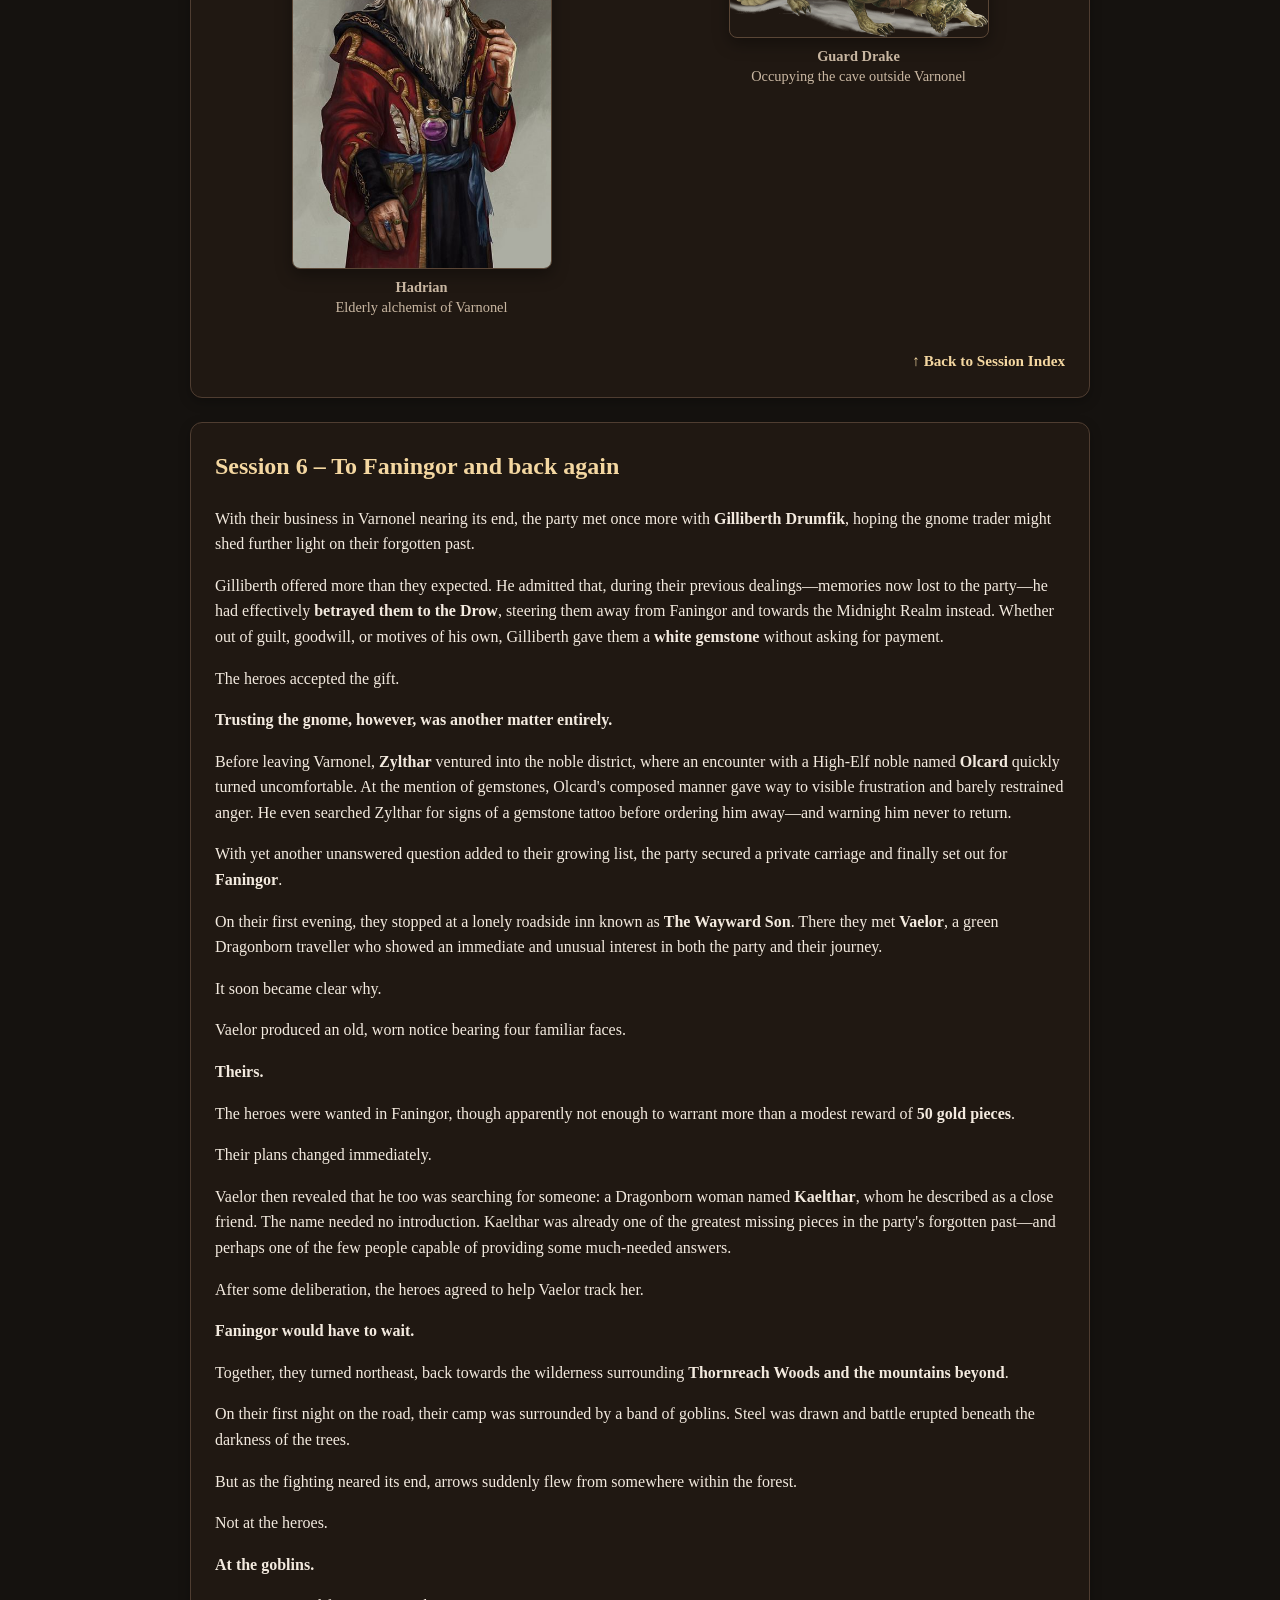
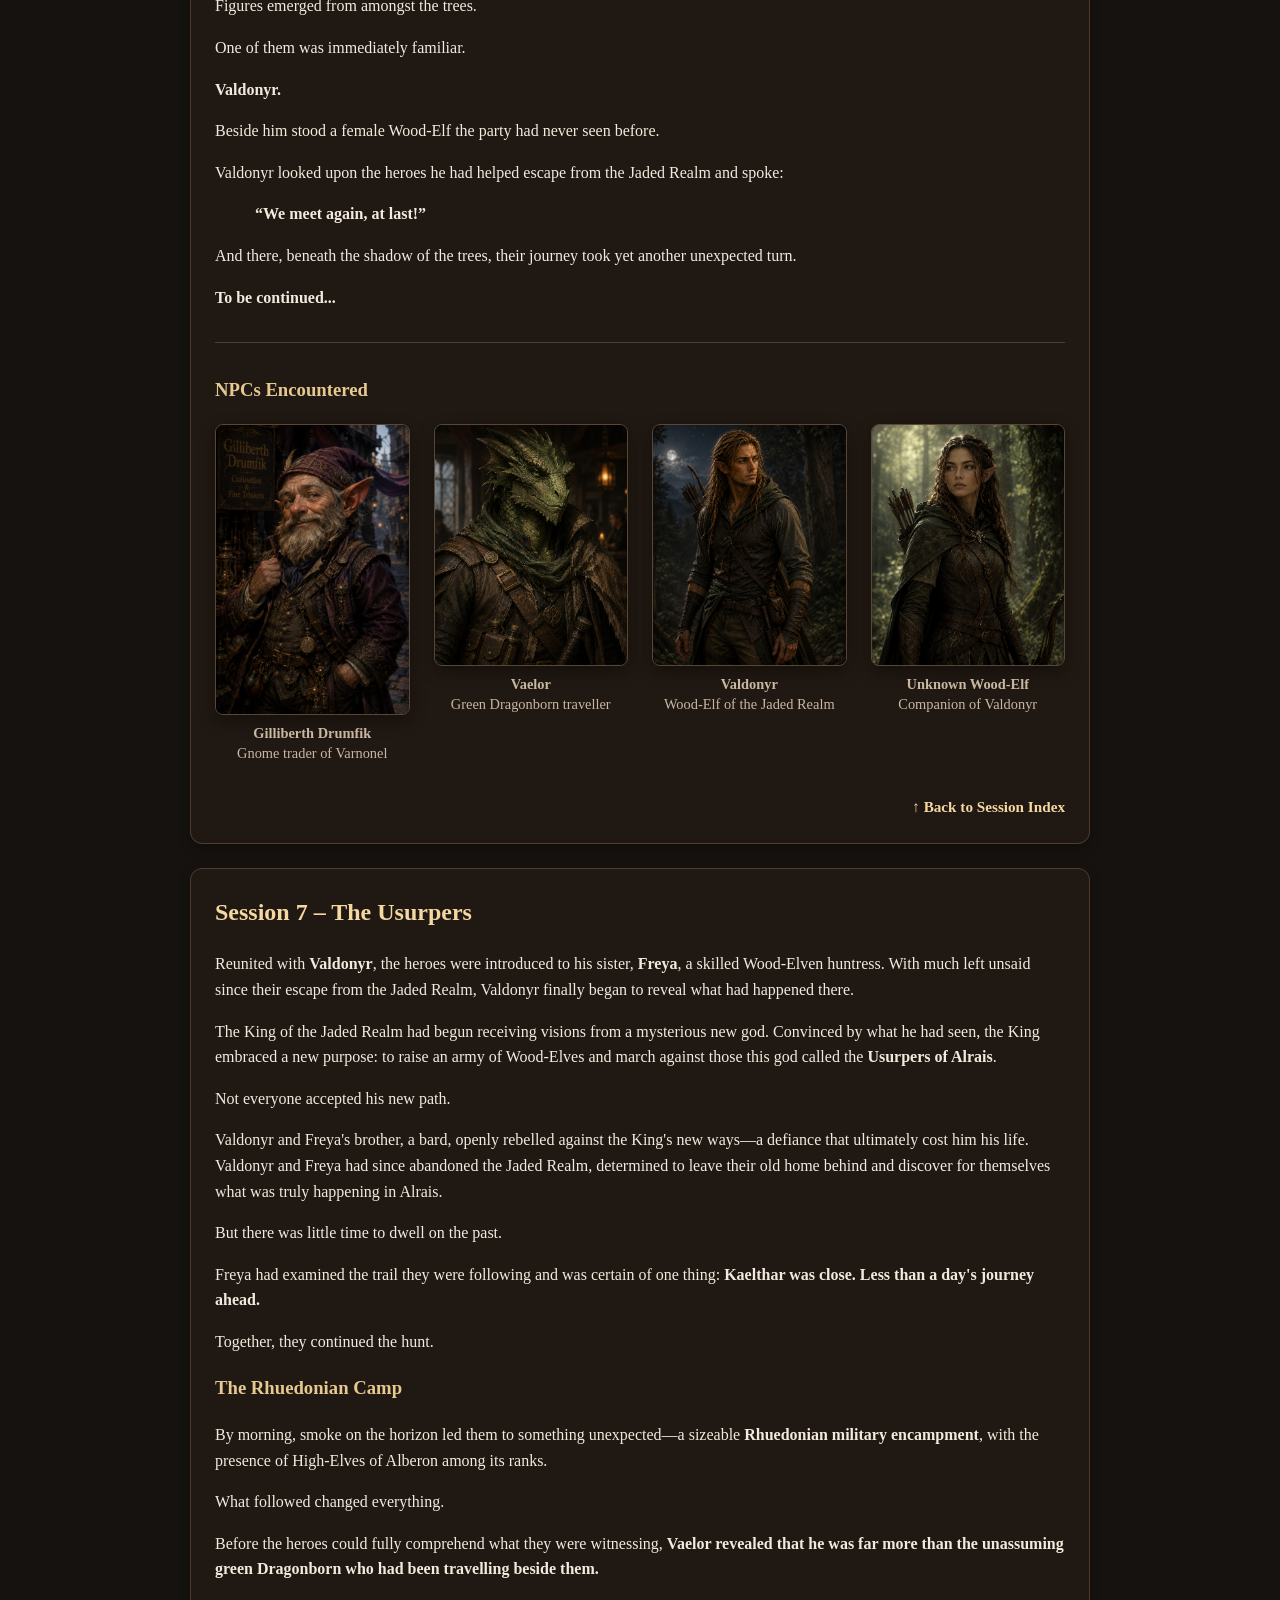
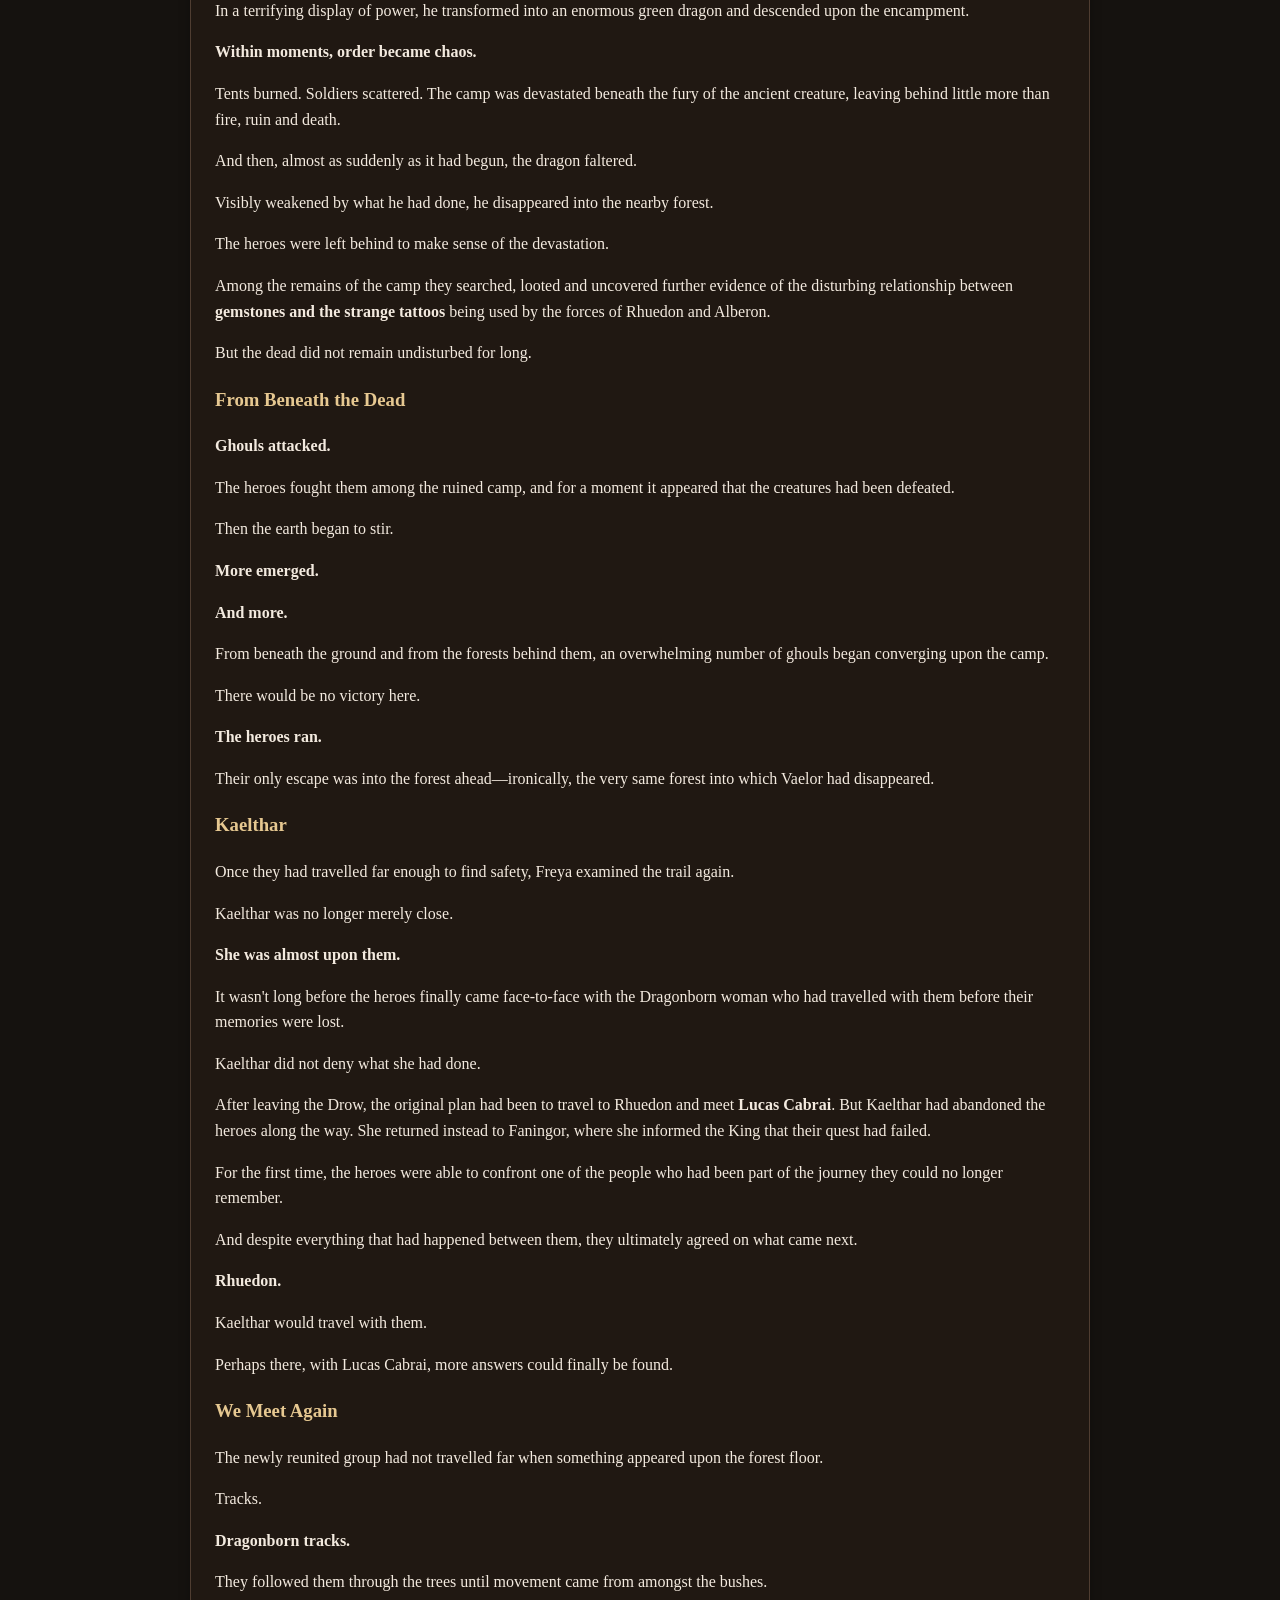
<file: story.html>
<!DOCTYPE html>
<html lang="en">
<head>
  <meta charset="UTF-8" />
  <meta name="viewport" content="width=device-width, initial-scale=1.0" />

  <title>The Story | Realms of Teramiror</title>

  <link rel="stylesheet" href="style.css" />
  <link rel="icon" type="image/png" href="images/logotab.png" />

  <script>
    window.addEventListener("DOMContentLoaded", () => {
      const dropdown = document.querySelector(".lore-dropdown");
      let hideTimeout;

      if (!dropdown) {
        return;
      }

      dropdown.addEventListener("mouseenter", () => {
        clearTimeout(hideTimeout);
        dropdown.classList.add("show");
      });

      dropdown.addEventListener("mouseleave", () => {
        hideTimeout = setTimeout(() => {
          dropdown.classList.remove("show");
        }, 150);
      });
    });
  </script>
</head>

<body>

 <div id="site-header"></div>

  <main class="container">

    <section class="card" id="session-index">
  <h2>Session Index</h2>

  <ul class="session-menu">
    <li>
      <a href="#session-1">Session 1 – Awakening</a>
    </li>
    <li>
      <a href="#session-2">Session 2 – Into the Heart of the Forest</a>
    </li>
    <li>
      <a href="#session-3">Session 3 – Through the Jaded Realm</a>
    </li>
        <li>
      <a href="#session-4">Session 4 – Into Alrais</a>
    </li>
    <li>
      <a href="#session-5">Session 5 – From the Darkness</a>
    </li>

    <li>
      <a href="#session-6">Session 6 - To Faningor and back again</a>
    </li>

      <li>
  <a href="#session-7">Session 7 – The Usurpers</a>
</li>

<li>
  <a href="#session-8">Session 8 – The White Eye</a>
</li>

<li>
  <a href="#session-9">Session 9 – Through Fire and Storm</a>
</li>

<li>
  <a href="#session-10">Session 10 – The Last Radiants</a>
</li>
  </ul>


</section>

    <section class="card">
      <h2>The Festival of Bloomtide</h2>

      <p>
        As the long chill of Frostdeep draws to an end, the kingdom of Faningor
        prepares to welcome the season of Bloomtide with celebration.
      </p>

      <p>
        By royal decree, <strong>King Arden Vane II</strong> has called for a grand
        festival in the capital—a five-day gathering of feasting, music, games,
        and ceremony, open to all citizens of Faningor and those who stand among
        its allies.
      </p>

      <p>
        Travelers, merchants, nobles, and wanderers alike are expected to arrive
        from across the realm and beyond. Streets will be adorned, markets will
        flourish, and the city will come alive in a rare moment of unity and joy.
      </p>

      <p>
        Our heroes, each for their own personal reasons, find themselves drawn to
        this festival. Whether by invitation, duty, curiosity, or chance, their
        paths lead them to Faningor at the turning of the season.
      </p>

      <p>
        Yet beneath the celebration, there lingers a quiet unease.
      </p>

      <p>
        The past year has seen subtle shifts across the lands—movements harder to
        explain, silences where there once was openness, and a growing sense that
        something is changing beyond the notice of most.
      </p>

      <p>
        Few speak of it openly. Fewer still understand it.
      </p>

      <p>
        For now, however, the banners are raised, the gates are open, and the
        festival awaits.
      </p>

      <p>
        And so begins our story.
      </p>

      <p class="back-to-top">
    <a href="#session-index">↟ Return to Session Index</a>
      </p>
    </section>

    <section class="card" id="session-1">
      <article class="session-summary">
        <header>
          <h2>Session 1 – Awakening</h2>
        </header>

        <p>
          The story begins not with answers, but with confusion.
        </p>

        <p>
          Our heroes awoke deep within a cave high inside a mountain,
          battered, exhausted, and with no memory of how they had arrived there.
          Their names, skills, and companions remained familiar, yet everything
          that had happened since their first arrival in Faningor seem to have been wiped
          clean from their minds. Around them lay six strange gemstones, now dull
          and lifeless, and the remnants of equipment scorched by some immense force.
        </p>

        <p>
          With the mountain trembling around them and the threat of collapse
          ever-present, the party had little choice but to flee.
        </p>

        <p>
          Emerging from the cave, they were met by a sight none of them recognized.
          Vast forests stretched across the land below, and in the distance a village
          burned. Drawn by equal parts necessity and curiosity, they descended the
          mountain and made their way toward the settlement.
        </p>

        <p>
          <strong>What they found was devastation.</strong>
        </p>

        <p>
          The village had been almost completely destroyed. Homes lay in ruins,
          fires still smouldered among the wreckage, and the remains of its inhabitants
          told a grim tale of catastrophe. Searching for supplies and answers, the
          party instead found themselves facing a new danger as a group of frenzied
          hill giants descended upon the ruins.
        </p>

        <p>
          Outnumbered and pressed on all sides, the heroes fought desperately for
          survival. As the battle seemed on the verge of overwhelming them, a colossal
          shadow swept across the land. A deafening roar echoed from above, shaking
          the earth itself.
        </p>

        <p>
          <strong>The giants froze.</strong>
        </p>

        <p>
          Then, gripped by fear, they fled.
        </p>

        <p>
          Whatever creature had passed overhead was evidently feared even by these
          savage giants.
        </p>

        <p>
          With the immediate danger gone, the party gathered themselves among the
          ruins and took shelter for the night. Questions far outnumbered answers,
          and sleep brought little comfort.
        </p>

        <p>
          At dawn, they awoke to find a lone stranger watching them from the edge of
          the settlement. Communication proved impossible; she spoke a language none
          of the heroes understood. Yet her urgency was unmistakable. Through gestures
          and determined insistence, she implored the party to follow her.
        </p>

        <p>
          With no better lead and nowhere else to turn, the heroes chose to trust the
          mysterious woman and set off into the wilderness.
        </p>

        <footer>
          <p>
            <em>Their search for answers had only just begun.</em>
          </p>

          
        </footer>
      </article>


      <div class="session-gallery">

        <figure class="gallery-item gallery-item-large">
          <img
            src="images/gems.png"
            alt="Six gemstones lying on an stone altar"
            loading="lazy"
          />
        </figure>
      </div>

            <p class="back-to-top">
    <a href="#session-index">↟ Return to Session Index</a>
      </p>
    </section>

    <section class="card" id="session-2">

    <h2>Session 2 – Into the Heart of the Forest</h2>

    <p>
        The mysterious woman led the party ever deeper into the forests.
    </p>

    <p>
        For three long days they travelled beneath the endless canopy, surviving on what they could hunt and forage while enduring damp nights beneath the trees. Though words failed them, small moments of understanding slowly emerged. Through divine magic, one of the heroes briefly bridged the language barrier, allowing fragments of the woman's story to be shared as the journey continued. Her name is Melnah.
    </p>

    <p>
        Eventually, the forest opened onto a makeshift camp hidden among the ancient trees.
    </p>

    <p>
        There the heroes met the last survivors of the ruined village and their newly appointed leader, <strong>Helfkor Brightmane</strong>, whose people now numbered only a handful. Before questions could be answered, another familiar face emerged from the camp.
    </p>

    <p>
        <strong>Captain Rolor D'Amarth</strong>, master of the vessel that had carried the party across the sea, recounted the events following their departure from Alrais. He revealed the identity of a mysterious companion named <strong>Srilissa</strong>, a female drow who had travelled beside them during their expedition into the mountain.
    </p>

    <p>
        Yet Srilissa herself was nowhere to be found.
    </p>

    <p>
        Determined to lead his people to safety, Helfkor urged everyone onward toward <strong>Bramblebarrow</strong>, a hidden forest-gnome settlement known only to a select few. The journey proved anything but peaceful. Deep within the forest, the party was ambushed by two fearsome green wyrmlings. After a fierce battle, one of the creatures was slain while the other escaped into the wilderness.
    </p>

    <p>
        Soon afterwards, the travellers reached Bramblebarrow, where they were welcomed by <strong>Keeper Elowen Dewpetal</strong>. She revealed that the secluded village had only allowed itself to be found because of her long-standing friendship with Helfkor and the people of Dravyl.
    </p>

    <p>
        As stories were exchanged, the mysteries surrounding the heroes only deepened. Elowen spoke of subtle yet undeniable changes that had spread throughout the world since the great volcanic eruption. Rather than descending into chaos, nature itself appeared calmer—as though an unseen burden had finally been lifted.
    </p>

    <p>
        According to ancient tales and recent whispers alike, the heroes had entered the mountain in pursuit of a purpose far greater than they remembered: to save the world from an approaching calamity. The six gemstones they had carried into the mountain, once said to pulse with strange life, had become nothing more than lifeless relics.
    </p>

    <p>
        Most unsettling of all were Elowen's final words. The ancient trees of the forest, she claimed, whispered that the party carried within them the echo of an ancient magic—one that belonged to an age before the kingdoms of today, and to a land long since lost.
    </p>

    <p>
        With far more questions than answers, the heroes accepted Elowen's hospitality and remained in Bramblebarrow to recover from their trials.
    </p>

    <p>
        <em>For now, their search for the truth would have to wait another day...</em>
    </p>

    <hr>

    <h3>NPCs Encountered</h3>

    <div class="image-row">

      <div class="image-item">
            <img src="images/melnah.png" alt="Melnah">
            <p class="image-caption">
                <strong>Melnah</strong><br>
                Survivor of Dravyl and scout.
            </p>
        </div>

        <div class="image-item">
            <img src="images/helfkor.png" alt="Helfkor Brightmane">
            <p class="image-caption">
                <strong>Helfkor Brightmane</strong><br>
                Newly appointed leader of the surviving Dravyl.
            </p>
        </div>

        <div class="image-item">
            <img src="images/rolor.jpg" alt="Captain Rolor D'Amarth">
            <p class="image-caption">
                <strong>Captain Rolor D'Amarth</strong><br>
                Veteran captain who finally revealed what happened after the voyage to Vernia.
            </p>
        </div>

        <div class="image-item">
            <img src="images/elowen.jpg" alt="Keeper Elowen Dewpetal">
            <p class="image-caption">
                <strong>Keeper Elowen Dewpetal</strong><br>
                Keeper of Bramblebarrow and guardian of ancient knowledge.
            </p>
        </div>

    </div>
      <p class="back-to-top">
    <a href="#session-index">↟ Return to Session Index</a>
      </p>
</section>

<section id="session-3" class="card session-section">
  <h2>Session 3 – Through the Jaded Realm</h2>

  <p>
    Having earned the trust of the forest gnomes, the party remained within their hidden settlement for one final night before continuing their journey.
  </p>

  <p>
    That evening, Captain Rolor sought them out. Troubled by Keeper Elowen's advice, he confessed his unease about travelling to the realm of the Wood-Elves. Instead, he proposed returning to the coast to reclaim his ship and sail back to Alrais. After much discussion, the party chose to continue towards the Jaded Realm, and though reluctant, Rolor agreed to accompany them.
  </p>

  <p>
    Before dawn, a humble forest gnome named <strong>Tobbin Greenmantle</strong> approached the heroes with a gift. Believing them to be the world's last hope, he entrusted them with a necklace bearing a remarkable white gemstone, explaining that it had been given to him by a Wood-Elf many years before. As each member of the party held the gemstone, they felt it pulse with an ancient power unlike anything they had experienced before.
  </p>

  <p>
    Guided by the dragonfly <strong>Sparx</strong>, the group journeyed through the forests of Vernia, eventually reaching the majestic Wood-Elven kingdom known as the <strong>Jaded Realm</strong>.
  </p>

  <p>
    To their surprise, they were warmly welcomed. King <strong>Feodran Almyrr</strong> claimed to have foreseen their arrival through a divine vision and invited them to a grand banquet in their honour.
  </p>

  <p>
    During the feast, the party finally found answers to many of the questions surrounding the mysterious gemstones they had discovered beneath the Lone Mountain. The King explained that each gemstone possessed a unique essence capable of granting extraordinary abilities when wielded through ancient magical tattoos. The newly discovered white gemstone, they learned, was particularly rare, granting telepathic abilities while protecting its bearer from the influence of several other gemstone powers.
  </p>

  <p>
    Yet throughout his explanations, the King repeatedly spoke of the kingdoms of <strong>Alberon</strong> and <strong>Rhuedon</strong> with clear concern. According to him, the gemstones had never been intended as instruments of war, yet the High Elves of Alberon and their allies had long used their power to strengthen their armies and create elite warriors. He warned that what were once sacred gifts had become tools of ambition, hinting that the eastern kingdoms had strayed far from the gemstones' true purpose.
  </p>

  <p><em>But before the party could ask more...</em></p>

  <p>
    Without warning, both the party and Captain Rolor were overcome by an overwhelming dizziness before losing consciousness.
  </p>

  <p>
    They awoke some time later dressed in simple prison garments within an unfamiliar room. Captain Rolor was nowhere to be found.
  </p>

  <p>
    Instead, they were greeted by a Wood-Elf named <strong>Valdonyr</strong>, who hurriedly explained that they had been betrayed and were now in grave danger. Having secretly rescued them, he returned their equipment and urged them to escape immediately through a concealed trapdoor beneath the house. Outside, the sounds of shouting guards and frantic searches echoed through the streets.
  </p>

  <p>
    When questioned about Rolor, Valdonyr delivered devastating news:
    <strong>the Captain was gone.</strong>
  </p>

  <p>
    Promising to delay their pursuers alongside his siblings, Valdonyr sent the party into the darkness below.
  </p>

  <p>
    The ancient tunnels beneath the Jaded Realm proved every bit as dangerous as the world above. Deadly traps, uncovered and dismantled by Edric, tested the party's resolve, while forgotten puzzles guarded secrets untouched for centuries.
  </p>

  <p>
    Hidden amongst the ruins they uncovered long-lost relics, magical treasures, and fragments of ancient history speaking of a forgotten land called <strong>Surbya</strong>, a catastrophic war against monstrous beasts, and the legendary <strong>Radiants</strong>, champions chosen to save their people.
  </p>

  <p>
    Most unsettling of all was the discovery that only the party themselves could read the mysterious invisible writings preserved within the ancient scrolls.
  </p>

  <p>
    Deep within the underground passages, the heroes encountered the final guardian of the forgotten repository: an ancient <strong>Stone Golem</strong>. After solving its cryptic riddle, the guardian recognised their worth and awakened a long-dormant portal.
  </p>

  <p>
    Stepping through, the heroes found themselves suspended within absolute darkness.
  </p>

  <p><em>Silence.</em></p>

  <p>
    Then, from the void, a colossal pair of emerald eyes slowly opened before them.
  </p>

  <p>
    An ancient voice echoed through their minds.
  </p>

  <blockquote>
    <p><strong>"You endured. Good."</strong></p>
  </blockquote>

<div class="image-center">
  <figure class="gallery-item gallery-item-large">
  <img src="images/verda.png" alt="A colossal pair of emerald eyes opening within the darkness">
  </figure>
</div>

  <p>
    As suddenly as it had begun, the vision vanished.
  </p>

  <p><em>The darkness dissolved...</em></p>

  <p>
    ...and the party found themselves standing beneath the open skies of <strong>Alrais</strong> once more.
  </p>

  <p>
    The journey through Vernia had ended.
  </p>

  <p>
    But somewhere beyond mortal understanding, an ancient presence had been watching.
  </p>

  <p><strong>And now...</strong></p>

  <p><strong>...it knew they had survived.</strong></p>

  <hr>

  <h3>NPCs Encountered</h3>

  <div class="image-row">

    <div class="image-item">
      <img src="images/feodran.png" alt="King Feodran Almyrr">
      <p class="image-caption">
        <strong>Feodran Almyrr</strong><br>
        King of the Jaded Realm
      </p>
    </div>

    <div class="image-item">
      <img src="images/valdonyr.png" alt="Valdonyr">
      <p class="image-caption">
        <strong>Valdonyr</strong><br>
        Wood-Elf Rebel and Rescuer of the party
      </p>
    </div>

    <div class="image-item">
      <img src="images/golem.png" alt="Golem">
      <p class="image-caption">
        <strong>Stone Golem</strong><br>
        Protector of the Portal to Alrais
      </p>
    </div>

  </div>

  <p class="back-to-top">
    <a href="#session-index">↑ Back to Session Index</a>
  </p>

</section>

<section id="session-4" class="card session-section">
  <h2>Session 4 – Into Alrais</h2>

  <p>
    Emerging from the portal beneath the Jaded Realm, the party finally found themselves back in the familiar wilderness of <strong>Alrais</strong>. Exhausted from their ordeal, they began searching the nearby woods for supplies to make camp—only for a foul scent on the wind to suggest that something was terribly wrong.
  </p>

  <p>
    Before they could investigate further, a group emerged from the trees: a High-Elf accompanied by several human renegades from Rhuedon. Their intentions were anything but friendly. The High-Elf commanded the heroes to lay down their weapons, and strangely, Zylthar the Barbarian found himself compelled to obey while the others appeared completely immune to his influence.
  </p>

  <p><strong>Tensions quickly erupted into battle.</strong></p>

  <p>
    It was a brutal fight, with Alowin the cleric coming dangerously close to death, but the High-Elf and most of his renegades were eventually defeated. One escaped into the forest. Among their possessions, the party discovered a peculiar stone bearing an Elven inscription:
  </p>

  <blockquote>
    <p><strong>Never Lost.</strong></p>
  </blockquote>

  <p>
    Suspicious of the object, they wisely picked it up but left it untouched.
  </p>

  <p>
    Their attempt to rest was soon interrupted again, though this time by friendlier faces. A group of humans, calling themselves the <strong>Druids of Thornreach Woods</strong> emerged from the forest. They revealed that the foul smell came from the bodies of a murdered Dwarven trading party nearby—almost certainly victims of the High-Elf and his renegades. Strangely, however, their cargo had been left untouched.
  </p>

  <p>
    The Druids offered the heroes their assistance in exchange for helping complete the Dwarves' unfinished journey.
  </p>

  <p>
    But before any decision could be made, Alowin touched the mysterious stone.
  </p>

  <p>
    Two portals immediately tore open before them.
  </p>

  <p><strong>One black. One white.</strong></p>

  <p>
    With characteristic decisiveness, Alowin stepped through the black portal and emerged moments later completely healed. He then promptly stepped into the white one.
  </p>

  <p><strong>This time, he did not return.</strong></p>

  <p>
    After considerable debate—and with even the Druids unable to explain what had just happened—the remaining heroes made their choice.
  </p>

  <p><strong>They followed Alowin into the white portal.</strong></p>

  <p>
    On the other side awaited darkness, a cramped stone cell illuminated by two dim purple lanterns... and a Drow guard already expecting them.
  </p>

  <p>
    They were immediately escorted before the ruler of the <strong>Midnight Realm</strong>.
  </p>

  <p>
    Queen <strong>Vyrgissa Derstyrr</strong> looked upon the four heroes she clearly remembered.
  </p>

  <blockquote>
    <p>
      <strong>"Welcome to the Midnight Realm. Good to meet again."</strong>
    </p>

    <p>
      <strong>"Where is my sister? And where is Kaelthar?"</strong>
    </p>
  </blockquote>

  <p><em>Silence.</em></p>

  <p>
    Then realization struck them all at once.
  </p>

  <p><strong>Srilissa was the Queen's sister... and Kaelthar?</strong></p>

  <p><strong>To be continued...</strong></p>

  <hr>

  <h3>NPCs Encountered</h3>

  <div class="image-row">

    <div class="image-item">
      <img src="images/maelor.png" alt="The High-Elf and Rhuedon Renegades">
      <p class="image-caption">
        <strong>High-Elf of Alberon</strong><br>
        and his Rhuedon renegades
      </p>
    </div>

    <div class="image-item">
      <img src="images/druids.png" alt="Druids of Thornreach Woods">
      <p class="image-caption">
        <strong>Druids of Thornreach Woods</strong><br>
        Guardians of the forest
      </p>
    </div>

    <div class="image-item">
      <img src="images/queen.jpg" alt="Queen Vyrgissa Derstyrr">
      <p class="image-caption">
        <strong>Queen Vyrgissa Derstyrr</strong><br>
        Ruler of the Midnight Realm
      </p>
    </div>

  </div>

  <p class="back-to-top">
    <a href="#session-index">↑ Back to Session Index</a>
  </p>
</section>

<section id="session-5" class="card session-section">
  <h2>Session 5 – From the Darkness</h2>

  <p>
    Standing once more before <strong>Queen Vyrgissa Derstyrr</strong>, the party found her calm composure barely concealing her growing anger. She demanded answers about her sister, <strong>Srilissa</strong>, and <strong>Kaelthar</strong>, the Dragonborn visionary—but the heroes could offer little beyond the fragmented story of their recent journey and the memory loss that had robbed them of so much of their past.
  </p>

  <p>
    Frustrated but willing to grant them another chance, Vyrgissa offered them their freedom on one condition:
    <strong>before the end of Highsun—just twenty-five days away—they must return four gemstones identical to those she had entrusted to them when their mission began many weeks ago.</strong>
    Once they succeeded, a trader in Rhuedon named <strong>Lucas Cabrai</strong> could help them find their way back to the Midnight Realm.
  </p>

  <p>
    Blindfolded, the heroes were escorted from the Drow kingdom and released near <strong>Varnonel</strong>, where the Queen suggested they might have their best chance of finding information about such rare treasures.
  </p>

  <p>
    With help from Edric's old connections in his home city, the party entered Varnonel and secured rooms at <strong>The Cursed Spear Inn</strong>. For the first time since their ordeal in the Jaded Realm, they finally rested.
  </p>

  <p><em>But their sleep brought something unexpected.</em></p>

  <p>
    All four shared the same dream. They stood together in complete darkness until a beautiful world slowly formed around them—recognisably Alrais, yet somehow new and strangely different.
  </p>

  <p>
    Then came the familiar, dragon-like voice.
  </p>

  <blockquote>
    <p><strong>“You endured.”</strong></p>
    <p><strong>“Have you not wondered how... and why?”</strong></p>
  </blockquote>

  <p>
    Before the bewildered heroes could make sense of it, the voice offered only one final promise:
  </p>

  <blockquote>
    <p><strong>“Soon all will be answered. Very soon.”</strong></p>
  </blockquote>

  <p>
    And they awoke.
  </p>

  <p>
    Over breakfast, the party debated their next move and reluctantly agreed to travel towards <strong>Faningor</strong>, hoping that retracing their forgotten journey might finally reconnect some of the missing pieces.
  </p>

  <p>
    Before they could leave, however, they were approached by an elderly alchemist named <strong>Hadrian</strong>.
  </p>

  <p>
    Hadrian offered them a deal. His apprentice, <strong>Merilla</strong>, had failed to return from an expedition four days earlier, where she had been gathering rare herbs from a cave beyond Varnonel. Age prevented Hadrian from making the dangerous journey himself, so he asked the heroes to recover the ingredients—and, if possible, discover what had become of his apprentice.
  </p>

  <p>
    His promised reward immediately caught their attention:
  </p>

  <p><strong>a blue gemstone and a red gemstone.</strong></p>

  <p>
    How Hadrian knew exactly what they were searching for remained a mystery. When questioned, the old alchemist merely insisted that knowing such things was part of surviving his trade in Varnonel.
  </p>

  <p>
    After gathering supplies, the heroes followed Hadrian's map and, after roughly a day's march, reached the cave.
  </p>

  <p>
    They quickly discovered why Merilla had never returned.
  </p>

  <p><strong>Green Guard Drakes had made the caves their home.</strong></p>

  <p>
    A fierce battle followed, but the heroes prevailed. Deeper within, they recovered the herbs Hadrian required—and eventually discovered the body of the missing apprentice.
  </p>

  <p><strong>Merilla had not survived.</strong></p>

  <p>
    Tired and carrying grim news, the party began their journey back to Varnonel. Two of the four gemstones demanded by the Queen might now be within their grasp.
  </p>

  <p>
    But whether Hadrian would honour his bargain after hearing the fate of his apprentice remained to be seen...
  </p>

  <hr>

  <h3>NPCs Encountered</h3>

  <div class="image-row">

    <div class="image-item">
      <img src="images/hadrian.jpg" alt="Hadrian">
      <p class="image-caption">
        <strong>Hadrian</strong><br>
        Elderly alchemist of Varnonel
      </p>
    </div>

    <div class="image-item">
      <img src="images/drake.png" alt="Guard Drake">
      <p class="image-caption">
        <strong>Guard Drake</strong><br>
        Occupying the cave outside Varnonel
      </p>
    </div>

  </div>

  <p class="back-to-top">
    <a href="#session-index">↑ Back to Session Index</a>
  </p>
</section>

<section id="session-6" class="card session-section">
  <h2>Session 6 – To Faningor and back again</h2>

  <p>
    With their business in Varnonel nearing its end, the party met once more with <strong>Gilliberth Drumfik</strong>, hoping the gnome trader might shed further light on their forgotten past.
  </p>

  <p>
    Gilliberth offered more than they expected. He admitted that, during their previous dealings—memories now lost to the party—he had effectively <strong>betrayed them to the Drow</strong>, steering them away from Faningor and towards the Midnight Realm instead. Whether out of guilt, goodwill, or motives of his own, Gilliberth gave them a <strong>white gemstone</strong> without asking for payment.
  </p>

  <p>
    The heroes accepted the gift.
  </p>

  <p><strong>Trusting the gnome, however, was another matter entirely.</strong></p>

  <p>
    Before leaving Varnonel, <strong>Zylthar</strong> ventured into the noble district, where an encounter with a High-Elf noble named <strong>Olcard</strong> quickly turned uncomfortable. At the mention of gemstones, Olcard's composed manner gave way to visible frustration and barely restrained anger. He even searched Zylthar for signs of a gemstone tattoo before ordering him away—and warning him never to return.
  </p>

  <p>
    With yet another unanswered question added to their growing list, the party secured a private carriage and finally set out for <strong>Faningor</strong>.
  </p>

  <p>
    On their first evening, they stopped at a lonely roadside inn known as <strong>The Wayward Son</strong>. There they met <strong>Vaelor</strong>, a green Dragonborn traveller who showed an immediate and unusual interest in both the party and their journey.
  </p>

  <p>
    It soon became clear why.
  </p>

  <p>
    Vaelor produced an old, worn notice bearing four familiar faces.
  </p>

  <p><strong>Theirs.</strong></p>

  <p>
    The heroes were wanted in Faningor, though apparently not enough to warrant more than a modest reward of <strong>50 gold pieces</strong>.
  </p>

  <p>
    Their plans changed immediately.
  </p>

  <p>
    Vaelor then revealed that he too was searching for someone: a Dragonborn woman named <strong>Kaelthar</strong>, whom he described as a close friend. The name needed no introduction. Kaelthar was already one of the greatest missing pieces in the party's forgotten past—and perhaps one of the few people capable of providing some much-needed answers.
  </p>

  <p>
    After some deliberation, the heroes agreed to help Vaelor track her.
  </p>

  <p><strong>Faningor would have to wait.</strong></p>

  <p>
    Together, they turned northeast, back towards the wilderness surrounding <strong>Thornreach Woods and the mountains beyond</strong>.
  </p>

  <p>
    On their first night on the road, their camp was surrounded by a band of goblins. Steel was drawn and battle erupted beneath the darkness of the trees.
  </p>

  <p>
    But as the fighting neared its end, arrows suddenly flew from somewhere within the forest.
  </p>

  <p>
    Not at the heroes.
  </p>

  <p><strong>At the goblins.</strong></p>

  <p>
    Figures emerged from amongst the trees.
  </p>

  <p>
    One of them was immediately familiar.
  </p>

  <p><strong>Valdonyr.</strong></p>

  <p>
    Beside him stood a female Wood-Elf the party had never seen before.
  </p>

  <p>
    Valdonyr looked upon the heroes he had helped escape from the Jaded Realm and spoke:
  </p>

  <blockquote>
    <p><strong>“We meet again, at last!”</strong></p>
  </blockquote>

  <p>
    And there, beneath the shadow of the trees, their journey took yet another unexpected turn.
  </p>

  <p><strong>To be continued...</strong></p>

  <hr>

  <h3>NPCs Encountered</h3>

  <div class="image-row">

    <div class="image-item">
      <img src="images/gilli.png" alt="Gilliberth Drumfik">
      <p class="image-caption">
        <strong>Gilliberth Drumfik</strong><br>
        Gnome trader of Varnonel
      </p>
    </div>

    <div class="image-item">
      <img src="images/Vaelor.png" alt="Vaelor">
      <p class="image-caption">
        <strong>Vaelor</strong><br>
        Green Dragonborn traveller
      </p>
    </div>

    <div class="image-item">
      <img src="images/valdonyr2.png" alt="Valdonyr">
      <p class="image-caption">
        <strong>Valdonyr</strong><br>
        Wood-Elf of the Jaded Realm
      </p>
    </div>

    <div class="image-item">
      <img src="images/freya.png" alt="Unknown Wood-Elf">
      <p class="image-caption">
        <strong>Unknown Wood-Elf</strong><br>
        Companion of Valdonyr
      </p>
    </div>

  </div>

  <p class="back-to-top">
    <a href="#session-index">↑ Back to Session Index</a>
  </p>
</section>

<section id="session-7" class="card session-section">
  <h2>Session 7 – The Usurpers</h2>

  <p>
    Reunited with <strong>Valdonyr</strong>, the heroes were introduced to his sister, <strong>Freya</strong>, a skilled Wood-Elven huntress. With much left unsaid since their escape from the Jaded Realm, Valdonyr finally began to reveal what had happened there.
  </p>

  <p>
    The King of the Jaded Realm had begun receiving visions from a mysterious new god. Convinced by what he had seen, the King embraced a new purpose: to raise an army of Wood-Elves and march against those this god called the <strong>Usurpers of Alrais</strong>.
  </p>

  <p>
    Not everyone accepted his new path.
  </p>

  <p>
    Valdonyr and Freya's brother, a bard, openly rebelled against the King's new ways—a defiance that ultimately cost him his life. Valdonyr and Freya had since abandoned the Jaded Realm, determined to leave their old home behind and discover for themselves what was truly happening in Alrais.
  </p>

  <p>
    But there was little time to dwell on the past.
  </p>

  <p>
    Freya had examined the trail they were following and was certain of one thing:
    <strong>Kaelthar was close. Less than a day's journey ahead.</strong>
  </p>

  <p>
    Together, they continued the hunt.
  </p>

  <h3>The Rhuedonian Camp</h3>

  <p>
    By morning, smoke on the horizon led them to something unexpected—a sizeable <strong>Rhuedonian military encampment</strong>, with the presence of High-Elves of Alberon among its ranks.
  </p>

  <p>
    What followed changed everything.
  </p>

  <p>
    Before the heroes could fully comprehend what they were witnessing, <strong>Vaelor revealed that he was far more than the unassuming green Dragonborn who had been travelling beside them.</strong>
  </p>

  <p>
    In a terrifying display of power, he transformed into an enormous green dragon and descended upon the encampment.
  </p>

  <p><strong>Within moments, order became chaos.</strong></p>

  <p>
    Tents burned. Soldiers scattered. The camp was devastated beneath the fury of the ancient creature, leaving behind little more than fire, ruin and death.
  </p>

  <p>
    And then, almost as suddenly as it had begun, the dragon faltered.
  </p>

  <p>
    Visibly weakened by what he had done, he disappeared into the nearby forest.
  </p>

  <p>
    The heroes were left behind to make sense of the devastation.
  </p>

  <p>
    Among the remains of the camp they searched, looted and uncovered further evidence of the disturbing relationship between <strong>gemstones and the strange tattoos</strong> being used by the forces of Rhuedon and Alberon.
  </p>

  <p>
    But the dead did not remain undisturbed for long.
  </p>

  <h3>From Beneath the Dead</h3>

  <p><strong>Ghouls attacked.</strong></p>

  <p>
    The heroes fought them among the ruined camp, and for a moment it appeared that the creatures had been defeated.
  </p>

  <p>
    Then the earth began to stir.
  </p>

  <p><strong>More emerged.</strong></p>

  <p><strong>And more.</strong></p>

  <p>
    From beneath the ground and from the forests behind them, an overwhelming number of ghouls began converging upon the camp.
  </p>

  <p>
    There would be no victory here.
  </p>

  <p><strong>The heroes ran.</strong></p>

  <p>
    Their only escape was into the forest ahead—ironically, the very same forest into which Vaelor had disappeared.
  </p>

  <h3>Kaelthar</h3>

  <p>
    Once they had travelled far enough to find safety, Freya examined the trail again.
  </p>

  <p>
    Kaelthar was no longer merely close.
  </p>

  <p><strong>She was almost upon them.</strong></p>

  <p>
    It wasn't long before the heroes finally came face-to-face with the Dragonborn woman who had travelled with them before their memories were lost.
  </p>

  <p>
    Kaelthar did not deny what she had done.
  </p>

  <p>
    After leaving the Drow, the original plan had been to travel to Rhuedon and meet <strong>Lucas Cabrai</strong>. But Kaelthar had abandoned the heroes along the way. She returned instead to Faningor, where she informed the King that their quest had failed.
  </p>

  <p>
    For the first time, the heroes were able to confront one of the people who had been part of the journey they could no longer remember.
  </p>

  <p>
    And despite everything that had happened between them, they ultimately agreed on what came next.
  </p>

  <p><strong>Rhuedon.</strong></p>

  <p>
    Kaelthar would travel with them.
  </p>

  <p>
    Perhaps there, with Lucas Cabrai, more answers could finally be found.
  </p>

  <h3>We Meet Again</h3>

  <p>
    The newly reunited group had not travelled far when something appeared upon the forest floor.
  </p>

  <p>
    Tracks.
  </p>

  <p><strong>Dragonborn tracks.</strong></p>

  <p>
    They followed them through the trees until movement came from amongst the bushes.
  </p>

  <p>
    A familiar figure stepped into view.
  </p>

  <p><strong>Vaelor.</strong></p>

  <p>
    Once again in his Dragonborn form, he looked exhausted. Worn. Whatever tremendous power he had unleashed upon the Rhuedonian camp had clearly taken its toll.
  </p>

  <p>
    Yet he was alive.
  </p>

  <p>
    He looked upon the heroes—and upon Kaelthar standing amongst them.
  </p>

  <p>
    Then he spoke.
  </p>

  <blockquote>
    <p><strong>"We meet again."</strong></p>
    <p><strong>"You passed the test."</strong></p>
  </blockquote>

  <hr>

  <h3>NPCs Encountered</h3>

  <div class="image-row">

    <div class="image-item">
      <img src="images/verdakhor.png" alt="Verdakhor">
      <p class="image-caption">
        <strong>Vaelor</strong><br>
        Vaelor in his majestic dragon form
      </p>
    </div>

    <div class="image-item">
      <img src="images/kaelthar.jpg" alt="Kaelthar">
      <p class="image-caption">
        <strong>Kaelthar</strong><br>
        Dragonborn Visionary
      </p>
    </div>

  </div>

  <p class="back-to-top">
    <a href="#session-index">↑ Back to Session Index</a>
  </p>
</section>

<section id="session-8" class="card session-section">
  <h2>Session 8 – The White Eye</h2>

  <p>
    The mysterious <strong>Vaelor</strong> finally revealed his true identity.
  </p>

  <p>
    He was <strong>Verdakhor</strong>, the ancient Green Wyrm the heroes had awakened beneath the Lone Mountain.
  </p>

  <p>
    Verdakhor spoke openly of his intentions. The powers contained within the gemstones had been abused for far too long, and he intended to bring an end to them once and for all. To do so, the heroes would need to gather <strong>one gemstone of each of the six colours</strong> and travel with him to the <strong>Jaded Realm</strong>, to the ancient mounds where the White Dragons of old had fallen.
  </p>

  <p>
    There, Verdakhor claimed, the power of the gemstones could be made obsolete forever.
  </p>

  <p>
    But his ambitions stretched further still. Verdakhor spoke of <strong>reshaping the world</strong>, and of the Radiants taking their place as leaders within the world that followed.
  </p>

  <p>
    For now, the heroes agreed to continue with their original destination of <strong>Rhuedon</strong>.
  </p>

  <p>
    After all, only one gemstone remained:
  </p>

  <p><strong>Black.</strong></p>

  <h3>The Search for the Black Gemstone</h3>

  <p>
    Their search led them to <strong>Rhuedon</strong>, where they sought out the wealthy trader <strong>Lucas Cabrai</strong>. Unfortunately, Lucas had recently sold his remaining supply of black gemstones to a young man named <strong>Vraxis</strong>.
  </p>

  <p>
    The heroes tracked Vraxis to his home and entered rather uninvited. With <strong>Alowen's magic</strong> confirming that a black gemstone was somewhere nearby, their search uncovered a hidden passage behind Vraxis's library.
  </p>

  <p>
    Beneath the house lay something far greater than they had expected.
  </p>

  <p><strong>A secret dungeon.</strong></p>

  <p>
    Exploring its chambers, the heroes discovered valuable treasures, strange writings and magical artefacts. They also encountered a peculiar puzzle concealing the path deeper below. After successfully uncovering the <strong>Unseen Way</strong>, they eventually found the man they had been searching for.
  </p>

  <h3>The Cult of the White Eye</h3>

  <p>
    Vraxis revealed himself as the leader of the <strong>Cult of the White Eye</strong>.
  </p>

  <p>
    His acquisition of the black gemstones had not been motivated by greed. The White Eye stood opposed to another secretive organisation known as the <strong>Shadow-Dancers</strong>, whose members used black gemstones and their powers of deception to spread chaos throughout the world. Vraxis had therefore been deliberately removing the stones from circulation.
  </p>

  <p>
    Even after becoming convinced that the heroes were not Shadow-Dancers, he remained reluctant to surrender one.
  </p>

  <p><strong>Yet blades were never drawn.</strong></p>

  <p>
    Through careful words, persuasion and no small amount of haggling, an agreement was eventually reached.
  </p>

  <p>
    The heroes finally had their <strong>black gemstone</strong>.
  </p>

  <p>
    Their task complete, they began making their way out of the dungeon.
  </p>

  <h3>The Bells of Rhuedon</h3>

  <p>
    Then came the bells.
  </p>

  <p>
    Shouting echoed from somewhere above. Screams followed. The unmistakable sounds of panic and battle filled the streets of Rhuedon.
  </p>

  <p>
    When the heroes finally emerged outside, they were greeted by a terrifying sight.
  </p>

  <p><strong>Rhuedon was burning.</strong></p>

  <p>
    Above the city, <strong>green dragons</strong> swept across the sky.
  </p>

  <p>
    And upon their backs rode <strong>Wood-Elves</strong>.
  </p>

  <p>
    The war Verdakhor had warned them about had arrived.
  </p>

  <hr>

  <h3>NPCs Encountered</h3>

  <div class="image-row">

    <div class="image-item">
      <img src="images/cabrai.png" alt="Lucas Cabrai">
      <p class="image-caption">
        <strong>Lucas Cabrai</strong><br>
        Wealthy trader of Rhuedon
      </p>
    </div>

    <div class="image-item">
      <img src="images/vraxis.png" alt="Vraxis">
      <p class="image-caption">
        <strong>Vraxis</strong><br>
        Leader of the Cult of the White Eye
      </p>
    </div>

        <div class="image-item">
      <img src="images/attack.png" alt="Rhuedon under attack">
      <p class="image-caption">
        <strong>Rhuedon under attack</strong><br>
        By Wood-elves riding upon Green Dragons
      </p>
    </div>

  </div>

  <p class="back-to-top">
    <a href="#session-index">↑ Back to Session Index</a>
  </p>
</section>

<section id="session-9" class="card session-section">
  <h2>Session 9 – Through Fire and Storm</h2>

  <p><strong>Rhuedon was burning.</strong></p>

  <p>
    What had once been one of the proud realms of Alrais had become a battlefield of fire, steel and dragon flame. Wood-Elven warriors poured through the streets while green dragons swept across the skies above, and the remaining soldiers of Rhuedon fought desperately to hold what remained of their city.
  </p>

  <p>
    Caught in the heart of the battle, our heroes had little choice but to fight their way through the chaos.
  </p>

  <p>
    They endured dragon attacks, Wood-Elven riders, Rhuedonian soldiers and the dangers of a city collapsing around them. Yet with every passing moment, their wounds mounted and exhaustion began to take its toll.
  </p>

  <p>
    Then, through the noise of battle, came a voice.
  </p>

  <p>
    A familiar female voice echoed within their minds, urging them towards the central square.
  </p>

  <p>
    With few other options, the heroes followed.
  </p>

  <p>
    There, amidst the smoke and flames, an enormous roar shook the ruined city.
  </p>

  <p><strong>Verdakhor had come.</strong></p>

  <p>
    The ancient Green Wyrm descended upon Rhuedon—and riding upon him was none other than <strong>Vyrgissa Derstyrr, Queen of the Drow</strong>.
  </p>

  <p>
    Before the heroes could understand what they were witnessing, Verdakhor swept down and gathered them safely within his enormous claws.
  </p>

  <p>
    Within moments, they were airborne.
  </p>

  <p><strong>And Rhuedon was left behind.</strong></p>

  <h3>The Fall of Alrais</h3>

  <p>
    From high above Alrais, the heroes witnessed the terrible scale of what had happened.
  </p>

  <p><strong>Rhuedon had fallen.</strong></p>

  <p>
    And as Verdakhor carried them west, the devastation stretched even further. In the distance lay <strong>Alberon</strong>, broken and burning.
  </p>

  <p>
    Two great powers of Alrais had been brought to ruin.
  </p>

  <p>
    But there was little time to dwell upon it.
  </p>

  <p>
    Verdakhor carried them westward across the open sea, towards <strong>Vernia</strong>—and towards the ancient <strong>Mounds of the White Dragons</strong>.
  </p>

  <p>
    Their final destination was drawing closer.
  </p>

  <p>
    Then the skies began to darken.
  </p>

  <p>
    A violent storm gathered around them, seemingly closing in from every direction. Verdakhor pushed onward, fighting against increasingly powerful winds and driving rain.
  </p>

  <p>
    But even the ancient Wyrm had his limits.
  </p>

  <p>
    His strength began to fail.
  </p>

  <p>
    His wings faltered.
  </p>

  <p>
    And as green light erupted around his enormous form, the heroes plummeted through the storm towards the approaching shores of Vernia.
  </p>

  <p><strong>They struck the coast hard.</strong></p>

  <p>
    When the heroes finally regained their senses, the great dragon was gone.
  </p>

  <p>
    Before them once again stood <strong>Verdakhor in his Dragonborn form</strong>.
  </p>

  <p>
    And the storm was almost upon them.
  </p>

  <h3>Through the Storm</h3>

  <p>
    There was no time to rest.
  </p>

  <p>
    With lightning tearing through the sky and the weather worsening by the moment, the group abandoned the exposed shoreline and pushed westward into the forests of Vernia.
  </p>

  <p>
    For half a day they travelled through the storm, seeking the protection of the trees while trying desperately to maintain their course towards the Mounds.
  </p>

  <p>
    Eventually, the thunder grew distant.
  </p>

  <p>
    The rain weakened.
  </p>

  <p>
    And finally...
  </p>

  <p><strong>the storm passed.</strong></p>

  <p>
    For the first time since Rhuedon, they could stop.
  </p>

  <p>
    They hunted, made camp and shared a meal.
  </p>

  <p>
    And there, away from the fires of war and beneath the clearing skies of Vernia, Queen Vyrgissa finally explained why she had arrived upon the back of Verdakhor.
  </p>

  <h3>Vyrgissa's Bargain</h3>

  <p>
    The ancient Wyrm had visited the Drow.
  </p>

  <p>
    And he had offered their Queen a deal.
  </p>

  <p>
    Vyrgissa would allow the heroes to continue their quest—taking the six gemstones to the Mounds and destroying their power once and for all.
  </p>

  <p>
    In return, Verdakhor had promised her something the Drow had desired for generations:
  </p>

  <p><strong>freedom.</strong></p>

  <p>
    In the world Verdakhor intended to create, the Drow would no longer be forced to remain hidden beneath the earth.
  </p>

  <p>
    They would walk freely beneath the open sky.
  </p>

  <p>
    Vyrgissa had accepted.
  </p>

  <p>
    And so, with all six gemstones finally gathered, the road ahead was clear.
  </p>

  <p><strong>The heroes would continue west.</strong></p>

  <h3>Back to Bramblebarrow</h3>

  <p>
    Their journey carried them deeper into Vernia and towards the <strong>Jaded Realm</strong>, where the ancient Mounds of the White Dragons awaited.
  </p>

  <p>
    With much of the Wood-Elven host now having departed to wage war against Alberon and Rhuedon, perhaps the road through their lands would prove easier than before.
  </p>

  <p>
    But Vernia itself remained unforgiving.
  </p>

  <p>
    The heroes crossed difficult terrain, navigated treacherous passages and climbed steadily higher through the forests and cliffs. Even a pack of wolves tested them along the way.
  </p>

  <p>
    Yet eventually, through the trees, something familiar appeared.
  </p>

  <p>
    A place they had visited long before.
  </p>

  <p><strong>Bramblebarrow.</strong></p>

  <p>
    The village of the Forest Gnomes.
  </p>

  <p>
    After everything they had endured, the heroes were welcomed once more and offered something that had become increasingly rare on their journey:
  </p>

  <p>
    A warm bed.
  </p>

  <p>
    A safe roof.
  </p>

  <p>
    And a good night's rest.
  </p>

  <p>
    For tonight, there would be no battle.
  </p>

  <p>
    No dragonfire.
  </p>

  <p>
    No storm.
  </p>

  <p><strong>Only rest.</strong></p>

  <p>
    But somewhere beyond the forests, further west, the ancient Mounds still waited.
  </p>

  <p>
    And with the <strong>six gemstones finally united</strong>, the heroes were closer than ever to discovering what would happen when they reached them.
  </p>

  <hr>

  <h3>NPCs Encountered</h3>

  <div class="image-row">

    <div class="image-item">
      <img src="images/vyrgissaverda.png" alt="Verdakhor">
      <p class="image-caption">
        <strong>Verdakhor approaching</strong><br>
        The ancient Green Wyrm with Vyrgissa upon him
      </p>
    </div>

    <div class="image-item">
      <img src="images/rhuedon.png" alt="Rhuedon's end">
      <p class="image-caption">
        <strong>Rhuedon on fire</strong><br>
        Its end is nigh
      </p>
    </div>

  </div>

  <p class="back-to-top">
    <a href="#session-index">↑ Back to Session Index</a>
  </p>
</section>

<section id="session-10" class="card session-section">
  <h2>Session 10 – The Last Radiants</h2>

  <p>
    Morning came quietly to Bramblebarrow.
  </p>

  <p>
    After everything they had endured, the heroes prepared themselves one final time. Potions were gathered, rations packed, weapons checked and spells prepared. None of them knew exactly what awaited them beyond the forest.
  </p>

  <p>
    Only that their long journey was finally nearing its end.
  </p>

  <p>
    Leaving the safety of the Forest Gnomes behind, the heroes travelled west until at last they reached the ancient <strong>Mounds of the White Wyrms</strong>.
  </p>

  <p>
    There, among the remains of creatures that had walked Teramiror in an age long forgotten, something was waiting.
  </p>


  <h3>What Remained</h3>

  <p>
    The dead did not rest quietly.
  </p>

  <p>
    From the ancient Mounds emerged the <strong>White Spectre</strong>—not truly a living creature, nor even the spirit of a single dragon, but a lingering memory of the White Wyrms of old.
  </p>

  <p>
    And it would not allow the Essence to be reunited.
  </p>

  <p><strong>For the last time, the heroes drew their weapons.</strong></p>

  <p>
    The battle was fierce.
  </p>

  <p>
    They called upon everything their journey had given them: their skills, their spells, their unique abilities, the magical items they had acquired and the strength they had found within one another.
  </p>

  <p>
    And eventually, the ancient memory fell.
  </p>

  <p><strong>The White Spectre faded from the world.</strong></p>

  <p>
    The way forward was open.
  </p>


  <h3>The Six Gemstones</h3>

  <p>
    The earth itself opened before them.
  </p>

  <p>
    At last, the six gemstones that had shaped so much of their journey had reached the place for which they had seemingly always been destined.
  </p>

  <p>
    <strong>Red. Blue. Green. Purple. Black. White.</strong>
  </p>

  <p>
    One by one, the gemstones were placed within the earth.
  </p>

  <p>
    Then Verdakhor stepped forward.
  </p>

  <p>
    Still wearing his Dragonborn form, the ancient Wyrm descended with them as the ground swallowed both him and the gemstones whole.
  </p>

  <p>
    And the heroes waited.
  </p>

  <p>
    What followed was not merely the end of their quest.
  </p>

  <p><strong>It was the return of everything they had lost.</strong></p>

  <p>
    Memories flooded back.
  </p>

  <p>
    Faningor. Rhuedon. Kaelthar. Vyrgissa. The Drow. The gemstones. The voyage west. The Dravyl. The Lone Mountain.
  </p>

  <p><strong>Srylissa.</strong></p>

  <p>
    And finally, Verdakhor.
  </p>

  <p>
    They remembered the journey that had taken place before they ever awakened together in that forgotten cave.
  </p>

  <p>
    They remembered who they had been.
  </p>

  <p><strong>And at last, they understood how their story had truly begun.</strong></p>


  <h3>Verdakhor's Final Gift</h3>

  <p>
    Verdakhor appeared before them once more.
  </p>

  <p>
    But the creature who returned was not the same being who had awakened beneath the Lone Mountain.
  </p>

  <p>
    He had intended to change Teramiror.
  </p>

  <p>
    To impose order upon a world that he believed had proven incapable of governing itself. He had seen mortals wage wars over power, turn the Essence of the ancient Wyrms into weapons and tear kingdoms apart in their pursuit of it.
  </p>

  <p>
    But during his journey with the heroes, <strong>Verdakhor himself had changed</strong>.
  </p>

  <p>
    Not because they defeated him.
  </p>

  <p>
    Not because they commanded him.
  </p>

  <p><strong>But because he had watched them.</strong></p>

  <p>
    Through their actions, they had shown an ancient creature something he had forgotten.
  </p>

  <p>
    <strong>Hope.</strong>
  </p>

  <p>
    That something broken could become better.
  </p>

  <p>
    <strong>Faith.</strong>
  </p>

  <p>
    That one could move forward without knowing what awaited them.
  </p>

  <p>
    <strong>Love.</strong>
  </p>

  <p>
    That others could matter even when caring for them came at a cost.
  </p>

  <p>
    And <strong>Perseverance.</strong>
  </p>

  <p>
    The strength to fall, suffer and fail...
  </p>

  <p>
    and still continue.
  </p>

  <p>
    They had not taught Verdakhor these things with words.
  </p>

  <p><strong>They had lived them.</strong></p>

  <p>
    And so the ancient Wyrm abandoned his intention to reshape Teramiror himself.
  </p>

  <p>
    Instead, he entrusted its future to them.
  </p>


  <h3>The Ultimate Gemstones</h3>

  <p>
    Each of the four heroes received one final gift.
  </p>

  <p>
    A gemstone unlike any that had existed before.
  </p>

  <p>
    No longer red, blue, green, purple, black or white.
  </p>

  <p>
    And yet somehow...
  </p>

  <p><strong>all of them.</strong></p>

  <p>
    For a few fleeting moments, the four Radiants were granted power beyond anything they had possessed before.
  </p>

  <p>
    The power to shape the world around them.
  </p>

  <p>
    For those few moments, they stood not merely as adventurers or heroes...
  </p>

  <p>
    but almost as <strong>gods</strong>.
  </p>

  <p>
    Yet the greatest thing Verdakhor gave them was not power.
  </p>

  <p>
    It was something far more difficult to give.
  </p>

  <p><strong>Trust.</strong></p>

  <p>
    Trust that they would use what they had been given wisely.
  </p>

  <p>
    Trust that they would protect rather than dominate.
  </p>

  <p>
    Trust that they would allow Teramiror to find its own future.
  </p>

  <p>
    And so the four heroes became something new.
  </p>

  <p><strong>The Guardians of Teramiror.</strong></p>


  <h3>One Last Life Returned</h3>

  <p>
    But Verdakhor had one final gift.
  </p>

  <p>
    Someone they now remembered.
  </p>

  <p>
    Someone who had travelled beside them into the unknown.
  </p>

  <p>
    Someone who had followed them across the sea and into the depths of the Lone Mountain.
  </p>

  <p>
    Someone they had lost.
  </p>

  <p><strong>Srylissa Derstyrr.</strong></p>

  <p>
    Against all expectation, Srylissa was returned to the world.
  </p>

  <p><strong>Alive.</strong></p>

  <p>
    Returned to the companions whose memories of her had finally been restored...
  </p>

  <p>
    and to the sister who had thought her lost forever.
  </p>

  <p>
    And so, where one ancient life finally reached the end of its journey...
  </p>

  <p><strong>another was given back.</strong></p>


  <hr>


  <h3>The End of an Age</h3>

  <p>
    The world the heroes returned to was not suddenly perfect.
  </p>

  <p>
    Kingdoms had fallen.
  </p>

  <p>
    Others had survived only barely.
  </p>

  <p>
    Old alliances had shattered. Wars had left scars that would take generations to heal.
  </p>

  <p>
    There would still be greed.
  </p>

  <p>
    There would still be hatred.
  </p>

  <p>
    There would still be conflict.
  </p>

  <p>
    But the age of the ancient gemstone Essence was over.
  </p>

  <p>
    And perhaps Teramiror did not need someone powerful enough to <strong>force</strong> it to become better.
  </p>

  <p>
    Perhaps it simply needed people willing to try.
  </p>

  <p>
    Four people had once awakened in darkness with no memory of who they were.
  </p>

  <p>
    They crossed kingdoms.
  </p>

  <p>
    They fought monsters.
  </p>

  <p>
    They survived wars.
  </p>

  <p>
    They uncovered secrets buried beneath the world itself.
  </p>

  <p>
    They crossed an unknown sea.
  </p>

  <p>
    They awakened an ancient Wyrm.
  </p>

  <p>
    They lost their past...
  </p>

  <p><strong>and continued forward anyway.</strong></p>

  <p>
    And when ultimately entrusted with power beyond anything they had ever known, their greatest legacy would not be determined by the power they possessed.
  </p>

  <p>
    It would be determined by <strong>what they chose to do with it.</strong>
  </p>

  <p>
    For they were no longer four strangers awakening inside a forgotten cave.
  </p>

  <p>
    They knew exactly who they were.
  </p>

  <p><strong>Skye.</strong></p>

  <p><strong>Zylthar.</strong></p>

  <p><strong>Edric.</strong></p>

  <p><strong>Alowen.</strong></p>

  <p>
    Four heroes.
  </p>

  <p>
    Four Radiants.
  </p>

  <p>
    Four Guardians.
  </p>

  <p>
    Bound together by <strong>Hope, Faith, Love and Perseverance.</strong>
  </p>

  <p>
    And somewhere across the kingdoms of Teramiror, life continued.
  </p>

  <p>
    The old age had ended.
  </p>

  <p><strong>A new one had begun.</strong></p>

  <p>
    And whatever came next...
  </p>

  <p><strong>would be theirs to shape.</strong></p>


  <hr>


  <h3>Imagery</h3>

  <div class="image-row">

    <div class="image-item">
      <img src="images/spectre.png" alt="White Spectre">
      <p class="image-caption">
        <strong>The White Spectre</strong><br>
        Last memory of the ancient White Wyrms
      </p>
    </div>

    <div class="image-item">
      <img src="images/Srylissa.png" alt="Srylissa">
      <p class="image-caption">
        <strong>Srylissa Derstyrr</strong><br>
        Returned from beyond
      </p>
    </div>

    <div class="image-item">
      <img src="images/verdafinal.png" alt="Verdakhor Ending">
      <p class="image-caption">
        <strong>Verdakhor</strong><br>
        The Last Goodbye
      </p>
    </div>

        <div class="image-item">
      <img src="images/newgem.png" alt="New Gemstone">
      <p class="image-caption">
        <strong>New Gemstone</strong><br>
        The power of the gods and trust
      </p>
    </div>

  </div>


  <hr>


  <div class="campaign-ending">

    <h2>REALMS OF TERAMIROR</h2>

    <p>
      <strong>Hope &bull; Faith &bull; Love &bull; Perseverance</strong>
    </p>

    <h2>THE END</h2>

  </div>


  <p class="back-to-top">
    <a href="#session-index">↑ Back to Session Index</a>
  </p>

</section>
  </main>

<div id="site-footer"></div>

<script src="layout.js"></script>
</body>
</html>
</file>
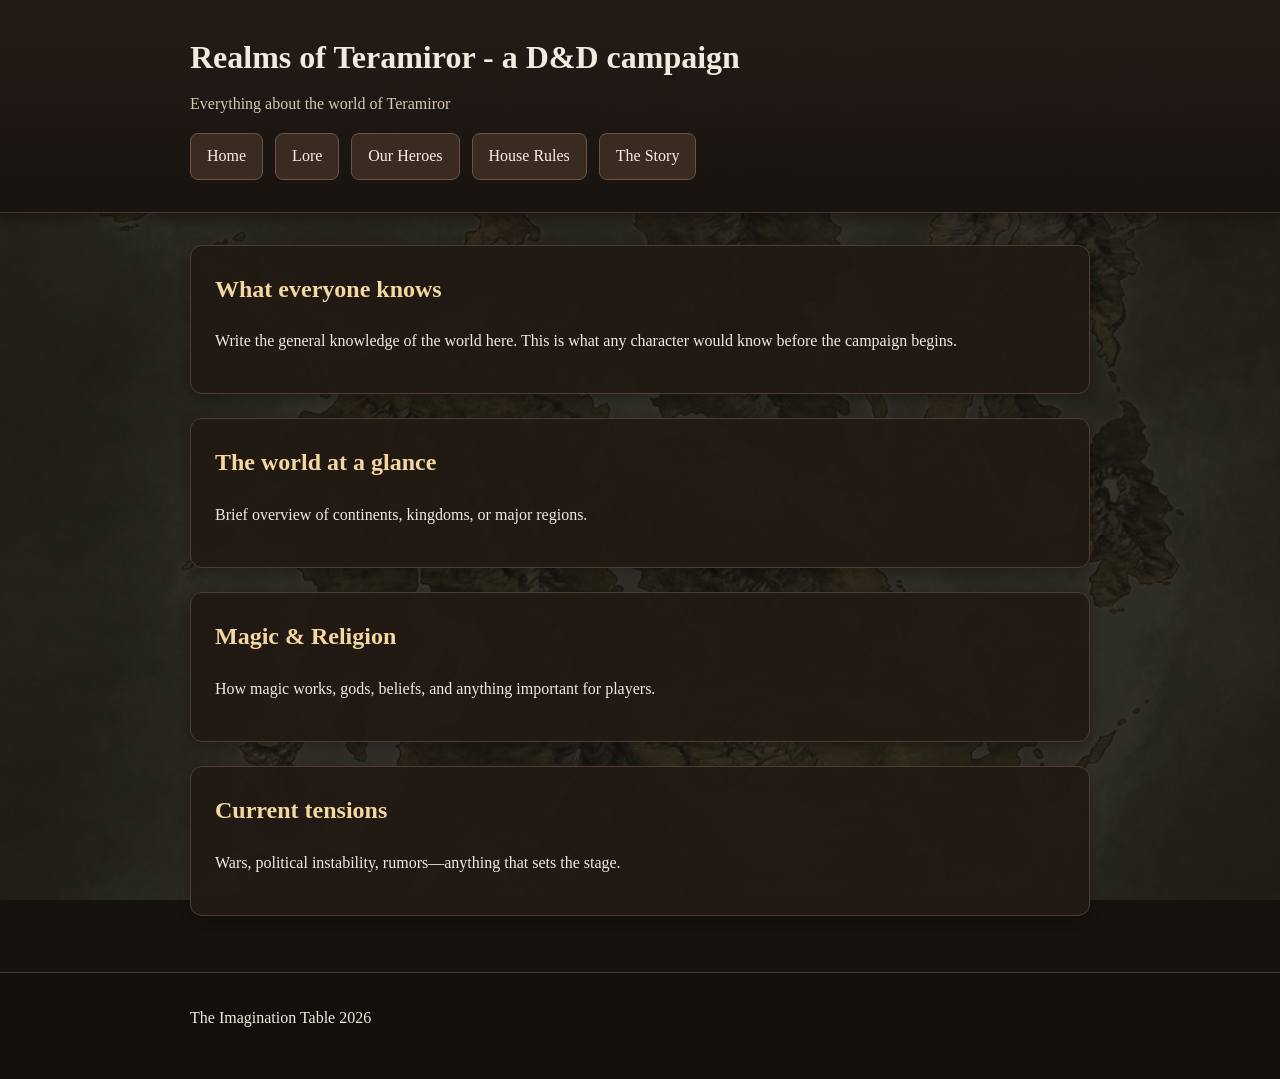
<file: teramiror.html>
<!DOCTYPE html>
<html lang="en">
<head>
  <meta charset="UTF-8" />
  <meta name="viewport" content="width=device-width, initial-scale=1.0"/>
  <title>Lore | Realms of Teramiror</title>
  <link rel="stylesheet" href="style.css"/>
  <link rel="icon" type="image/png" href="images/logotab.png">
</head>

<script>
  window.addEventListener('DOMContentLoaded', () => {
    const dropdown = document.querySelector('.lore-dropdown');
    let hideTimeout;

    if (!dropdown) {
      console.log('Dropdown not found');
      return;
    }

    console.log('Dropdown found');

    dropdown.addEventListener('mouseenter', () => {
      console.log('enter');
      clearTimeout(hideTimeout);
      dropdown.classList.add('show');
    });

    dropdown.addEventListener('mouseleave', () => {
      console.log('leave');
      hideTimeout = setTimeout(() => {
        console.log('hide');
        dropdown.classList.remove('show');
      }, 150);
    });
  });
</script>
<body>

<header class="site-header">
  <div class="container">
    <h1>Realms of Teramiror - a D&D campaign</h1>
    <p class="tagline">Everything about the world of Teramiror</p>

    <nav class="main-nav">
        <a href="index.html">Home</a>
      
<div class="dropdown lore-dropdown">
  <a class="dropbtn">Lore</a>

  <div class="dropdown-content">
    <a href="general.html">General</a>
    <a href="factions.html">Current Affairs</a>
  </div>
</div>
      
        <a href="characters.html">Our Heroes</a>
        <a href="house-rules.html">House Rules</a>
        <a href="story.html">The Story</a>
      </nav>
  </div>
</header>

<main class="container">

  <section class="card">
    <h2>What everyone knows</h2>
    <p>
      Write the general knowledge of the world here.
      This is what any character would know before the campaign begins.
    </p>
  </section>

  <section class="card">
    <h2>The world at a glance</h2>
    <p>
      Brief overview of continents, kingdoms, or major regions.
    </p>
  </section>

  <section class="card">
    <h2>Magic & Religion</h2>
    <p>
      How magic works, gods, beliefs, and anything important for players.
    </p>
  </section>

  <section class="card">
    <h2>Current tensions</h2>
    <p>
      Wars, political instability, rumors—anything that sets the stage.
    </p>
  </section>

</main>

<footer class="site-footer">
  <div class="container">
    <p>The Imagination Table 2026</p>
  </div>
</footer>

</body>
</html>
</file>
<file: style.css>
/* Reset */
* {
  box-sizing: border-box;
}

/* Smooth scrolling for session index links */
html {
  scroll-behavior: smooth;
}

/* Base page */
body {
  margin: 0;
  font-family: Georgia, "Times New Roman", serif;
  line-height: 1.6;
  color: #f3eadf;
  background-color: #15120f;
  background-image:
    linear-gradient(rgba(21, 18, 15, 0.82), rgba(21, 18, 15, 0.82)),
    url("images/mapp2.jpg");
  background-size: cover;
  background-position: center;
  background-attachment: fixed;
  overflow-x: hidden;
}

/* Do not apply overflow: hidden/auto/scroll to #site-header or its parents,
   because that can interfere with sticky positioning. */

/* Layout */
.container {
  width: min(900px, 92%);
  margin: 0 auto;
}

/* Shared header wrapper
   The header is inserted into this element by layout.js.
   Making the wrapper sticky is the most reliable approach. */
#site-header {
  position: sticky;
  top: 0;
  z-index: 1000;
  width: 100%;
}

/* Header */
.site-header {
  position: relative;
  width: 100%;
  padding: 2rem 0;
  background: linear-gradient(
    to bottom,
    rgba(36, 27, 22, 0.98),
    rgba(24, 19, 16, 0.98)
  );
  border-bottom: 1px solid #4a3a2d;
  box-shadow: 0 4px 12px rgba(0, 0, 0, 0.35);
}

.site-header h1 {
  margin: 0;
}

.tagline {
  margin-top: 0.5rem;
  margin-bottom: 1rem;
  color: #d8c7b3;
}

/* Navigation */
.main-nav {
  display: flex;
  flex-wrap: wrap;
  align-items: center;
  gap: 0.75rem;
  margin-top: 0;
}

.main-nav a,
.dropbtn {
  display: inline-block;
  padding: 0.6rem 1rem;
  color: #f8efe4;
  text-decoration: none;
  background: #3a2b21;
  border: 1px solid #6a5443;
  border-radius: 8px;
  transition:
    background 0.15s ease,
    border-color 0.15s ease;
}

.main-nav a:hover,
.dropbtn:hover {
  background: #4a372b;
}

.main-nav a.active,
.dropbtn.active {
  background: #5a4435;
  border-color: #8a6b55;
}

/* Dropdown */
.dropdown {
  position: relative;
  display: inline-block;
}

.dropdown-content {
  display: none;
  position: absolute;
  top: calc(100% + 0.35rem);
  left: 0;
  z-index: 1100;
  min-width: 180px;
  padding: 0.3rem 0;
  background: #2a1f18;
  border: 1px solid #6a5443;
  border-radius: 8px;
  box-shadow: 0 8px 20px rgba(0, 0, 0, 0.4);
}

.dropdown-content a {
  display: block;
  padding: 0.6rem 1rem;
  color: #f8efe4;
  text-decoration: none;
  white-space: nowrap;
  background: transparent;
  border: 0;
  border-radius: 0;
}

.dropdown-content a:hover {
  background: #4a372b;
}

/* Controlled by JavaScript */
.dropdown.show .dropdown-content {
  display: block;
}

/* Main content */
main {
  padding: 2rem 0;
}

/* Cards */
.card {
  padding: 1.5rem;
  margin-bottom: 1.5rem;
  background: rgba(33, 25, 19, 0.92);
  border: 1px solid #4f3d31;
  border-radius: 12px;
  box-shadow: 0 4px 12px rgba(0, 0, 0, 0.25);
}

.hero h2 {
  margin-top: 0;
}

/* Prevent session titles from hiding behind the sticky header */
.session-section,
section[id] {
  scroll-margin-top: 220px;
}

/* Typography */
h2 {
  margin-top: 0;
  color: #f4d7a1;
}

h3 {
  color: #e6c891;
}

p,
li {
  color: #f3eadf;
}

ul {
  padding-left: 1.25rem;
}

/* Links inside content */
main a,
.card a {
  color: #f4d7a1;
}

main a:hover,
.card a:hover {
  color: #ffe2ab;
}

/* Horizontal separator */
hr {
  margin: 2rem 0;
  border: 0;
  border-top: 1px solid #4f3d31;
}

/* Session index */
.session-menu {
  margin: 0;
  padding-left: 1.25rem;
}

.session-menu li {
  margin-bottom: 0.6rem;
}

.session-menu li:last-child {
  margin-bottom: 0;
}

.session-menu a {
  font-size: 1.05rem;
  text-decoration: none;
}

.session-menu a:hover {
  text-decoration: underline;
}

/* Back to Index link */
.back-to-top {
  margin-top: 2rem;
  margin-bottom: 0;
  font-size: 0.95rem;
  text-align: right;
}

.back-to-top a {
  color: #f4d7a1;
  font-weight: bold;
  text-decoration: none;
  transition: color 0.2s ease;
}

.back-to-top a:hover {
  color: #ffe2ab;
  text-decoration: underline;
}

/* Shared footer wrapper */
#site-footer {
  width: 100%;
}

/* Footer */
.site-footer {
  width: 100%;
  padding: 1rem 0 2rem;
  color: #c9b7a2;
  background: rgba(12, 9, 7, 0.35);
  border-top: 1px solid #4a3a2d;
}

/* Tables */
.table-wrap {
  width: 100%;
  margin-top: 1rem;
  overflow-x: auto;
  -webkit-overflow-scrolling: touch;
}

.lore-table {
  width: 100%;
  min-width: 640px;
  margin-top: 0;
  font-size: 0.95rem;
  color: #2b2118;
  background: #d8d2c2;
  border: 1px solid #5a4636;
  border-collapse: collapse;
}

.lore-table th,
.lore-table td {
  padding: 0.6rem 0.8rem;
  vertical-align: top;
  border: 1px solid #5a4636;
}

.lore-table thead {
  background: #6b6b6b;
}

.lore-table th {
  color: #ffffff;
  text-align: left;
}

.lore-table tbody tr:nth-child(even) {
  background: #cfc8b6;
}

/* Centered images */
.image-center {
  margin-top: 1rem;
  text-align: center;
}

.image-center img {
  display: inline-block;
  max-width: 100%;
  height: auto;
  border: 1px solid #5a4636;
  border-radius: 8px;
  box-shadow: 0 6px 16px rgba(0, 0, 0, 0.35);
}

.image-caption {
  margin: 0.5rem 0 0;
  font-size: 0.9rem;
  line-height: 1.4;
  color: #c9b7a2;
}

/* Optional portrait image style */
.portrait-image img {
  width: 100%;
  max-width: 320px;
}

/*
  Standard image row.

  On desktop, all images remain on one row.
  Four images will automatically share the available width.
*/
.image-row {
  display: flex;
  flex-wrap: nowrap;
  justify-content: center;
  align-items: flex-start;
  gap: 1.5rem;
  margin-top: 1rem;
}

.image-item {
  flex: 1 1 0;
  min-width: 0;
  text-align: center;
}

.image-item img {
  display: block;
  width: 100%;
  max-width: 260px;
  height: auto;
  margin: 0 auto;
  border: 1px solid #5a4636;
  border-radius: 8px;
  box-shadow: 0 6px 16px rgba(0, 0, 0, 0.35);
}

/* Hero cards */
.hero-card {
  display: flex;
  align-items: flex-start;
  gap: 2rem;
}

.hero-image {
  flex: 0 0 260px;
  text-align: center;
}

.hero-image img {
  width: 100%;
  max-width: 260px;
  height: auto;
  border: 1px solid #5a4636;
  border-radius: 8px;
  box-shadow: 0 6px 16px rgba(0, 0, 0, 0.35);
}

.hero-info {
  flex: 1;
  min-width: 0;
}

.hero-info h3 {
  margin-top: 0;
}

/* Session image collage */
.session-gallery {
  display: grid;
  grid-template-columns: repeat(12, minmax(0, 1fr));
  grid-auto-rows: 180px;
  gap: 12px;
  margin: 2rem 0;
}

.gallery-item {
  grid-column: span 4;
  grid-row: span 1;
  margin: 0;
  overflow: hidden;
  background: #171310;
  border: 1px solid #5a4636;
  border-radius: 8px;
  box-shadow: 0 6px 16px rgba(0, 0, 0, 0.35);
}

.gallery-item-large {
  grid-column: span 8;
  grid-row: span 2;
}

.gallery-item-wide {
  grid-column: span 8;
}

.gallery-item img {
  display: block;
  width: 100%;
  height: 100%;
  object-fit: cover;
  transition:
    transform 0.25s ease,
    filter 0.25s ease;
}

.gallery-item:hover img {
  filter: brightness(1.05);
  transform: scale(1.03);
}

/* Mobile-friendly improvements */
@media (max-width: 700px) {
  body {
    background-attachment: scroll;
  }

  .container {
    width: 94%;
  }

  #site-header {
    position: sticky;
    top: 0;
  }

  .site-header {
    position: relative;
    padding: 1.25rem 0;
  }

  .site-header h1 {
    font-size: 1.5rem;
    line-height: 1.25;
  }

  .tagline {
    margin-bottom: 0.9rem;
    font-size: 0.95rem;
  }

  .main-nav {
    gap: 0.5rem;
  }

  .main-nav a,
  .dropbtn {
    padding: 0.7rem 0.9rem;
    font-size: 0.95rem;
  }

  .dropdown-content {
    min-width: 160px;
  }

  main {
    padding: 1.2rem 0;
  }

  .card {
    padding: 1rem;
    margin-bottom: 1rem;
  }

  /* Allow anchored sections to clear the compact sticky mobile header */
  .session-section,
  section[id] {
    scroll-margin-top: 190px;
  }

  h2 {
    font-size: 1.3rem;
  }

  h3 {
    font-size: 1.05rem;
  }

  p,
  li {
    font-size: 0.98rem;
  }

  .session-menu a {
    font-size: 1rem;
  }

  .lore-table {
    min-width: 560px;
    font-size: 0.9rem;
  }

  .lore-table th,
  .lore-table td {
    padding: 0.5rem 0.65rem;
  }

  .image-center img {
    max-width: 100%;
    height: auto;
  }

  .portrait-image img {
    max-width: 100%;
  }

  /*
    Mobile image row:
    two images per row.
  */
  .image-row {
    flex-wrap: wrap;
    justify-content: center;
    gap: 1rem;
  }

  .image-row .image-item {
    flex: 0 1 calc(50% - 0.5rem);
    max-width: calc(50% - 0.5rem);
  }

  .image-row .image-item img {
    width: 100%;
    max-width: 180px;
    height: auto;
    margin: 0 auto;
  }

  .image-row .image-caption {
    font-size: 0.82rem;
    line-height: 1.35;
  }

  /* Hero cards on mobile */
  .hero-card {
    flex-direction: column;
    align-items: center;
    gap: 1rem;
    text-align: center;
  }

  .hero-image {
    flex: none;
  }

  .hero-image img {
    width: 100%;
    max-width: 180px;
    height: auto;
  }

  .hero-info {
    width: 100%;
    text-align: left;
  }

  .hero-info h3 {
    text-align: center;
  }

  /* Session collage on mobile */
  .session-gallery {
    grid-template-columns: repeat(2, minmax(0, 1fr));
    grid-auto-rows: 180px;
    gap: 10px;
  }

  .gallery-item,
  .gallery-item-wide {
    grid-column: span 1;
    grid-row: span 1;
  }

  .gallery-item-large {
    grid-column: span 2;
    grid-row: span 2;
  }
}

/* Extra-small phones */
@media (max-width: 430px) {
  .main-nav a,
  .dropbtn {
    padding: 0.6rem 0.75rem;
    font-size: 0.9rem;
  }

  .hero-card {
    gap: 0.75rem;
  }

  .hero-image img {
    max-width: 165px;
  }

  /* Keep two images per row on smaller phones */
  .image-row {
    gap: 0.7rem;
  }

  .image-row .image-item {
    flex-basis: calc(50% - 0.35rem);
    max-width: calc(50% - 0.35rem);
  }

  .image-row .image-item img {
    max-width: 150px;
  }

  .image-row .image-caption {
    font-size: 0.78rem;
  }

  /* Stack the session collage on very small screens */
  .session-gallery {
    display: block;
  }

  .gallery-item,
  .gallery-item-large,
  .gallery-item-wide {
    width: 100%;
    height: 230px;
    margin-bottom: 12px;
  }
}
</file>
